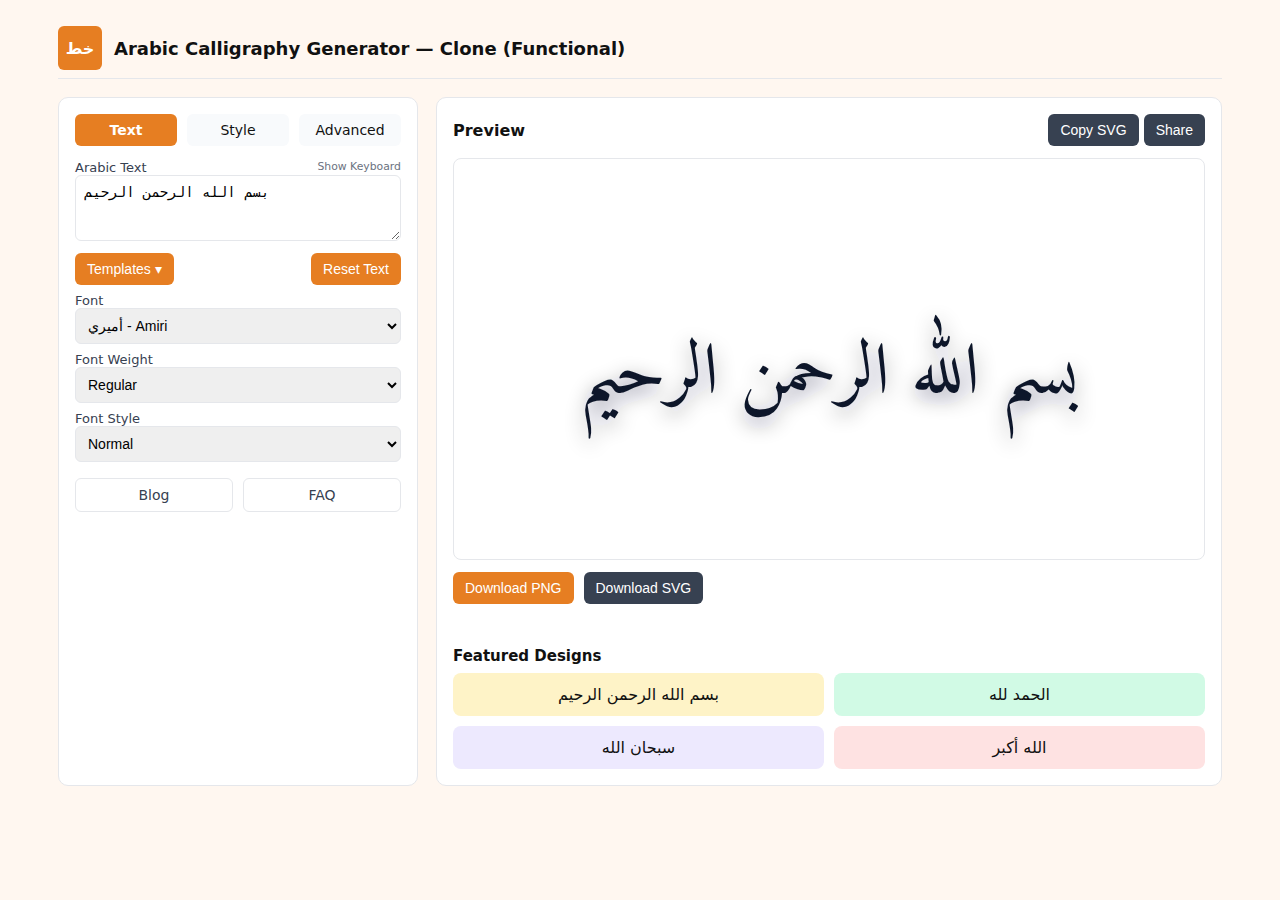
<file: sampe.html>
<!doctype html>
<html lang="en" dir="ltr">

<head>
  <meta charset="utf-8" />
  <meta name="viewport" content="width=device-width,initial-scale=1" />
  <title>Arabic Calligraphy Generator — Clone (Functional)</title>
  <!-- Load Google Fonts (many families) -->
  <link
    href="https://fonts.googleapis.com/css2?display=swap&family=Amiri&family=Aref+Ruqaa&family=Rakkas&family=Lateef&family=Scheherazade+New&family=Katibeh&family=Reem+Kufi&family=Noto+Kufi+Arabic&family=Kufam&family=Noto+Naskh+Arabic&family=Cairo:wght@300;400;700&family=Tajawal&family=Almarai&family=Changa&family=Marhey&family=Harmattan&family=El+Messiri&family=Mada&family=Readex+Pro&family=IBM+Plex+Sans+Arabic&family=Lalezar&family=Jomhuria&family=Vibes&family=Baloo+Bhaijaan+2&family=Markazi+Text&family=Mirza"
    rel="stylesheet">
  <style>
    :root {
      --accent: #e67e22;
      --border: #e5e7eb;
      --bg: #fff
    }

    * {
      box-sizing: border-box
    }

    body {
      margin: 0;
      font-family: Inter, system-ui, -apple-system, Segoe UI, Roboto, Arial;
      background: #fff7f0;
      color: #111
    }

    .wrap {
      max-width: 1200px;
      margin: 0 auto;
      padding: 18px
    }

    header {
      display: flex;
      align-items: center;
      gap: 12px;
      padding: 8px 0;
      border-bottom: 1px solid var(--border)
    }

    header h1 {
      font-size: 18px;
      margin: 0;
      font-weight: 600
    }

    .tool {
      display: grid;
      grid-template-columns: 360px 1fr;
      gap: 18px;
      margin-top: 18px
    }

    .panel {
      background: var(--bg);
      border: 1px solid var(--border);
      border-radius: 10px;
      padding: 16px
    }

    .tabs {
      display: flex;
      gap: 10px;
      margin-bottom: 14px
    }

    .tab {
      flex: 1;
      text-align: center;
      padding: 8px;
      border-radius: 6px;
      cursor: pointer;
      background: #f8fafc;
      font-size: 14px
    }

    .tab.active {
      background: var(--accent);
      color: #fff;
      font-weight: 600
    }

    .tab-content {
      display: none
    }

    .tab-content.active {
      display: block
    }

    label {
      font-size: 13px;
      color: #374151;
      margin-top: 8px;
      display: block
    }

    textarea,
    select,
    input[type=text],
    input[type=number],
    input[type=color] {
      width: 100%;
      padding: 8px;
      border: 1px solid var(--border);
      border-radius: 6px;
      font-size: 14px
    }

    .row {
      display: flex;
      gap: 8px;
      align-items: center;
      margin-top: 6px
    }

    .small {
      width: 84px
    }

    button {
      background: var(--accent);
      color: #fff;
      padding: 8px 12px;
      border: 0;
      border-radius: 6px;
      cursor: pointer;
      font-size: 14px
    }

    button.alt {
      background: #374151
    }

    .preview-area {
      background: var(--bg);
      border: 1px solid var(--border);
      border-radius: 10px;
      padding: 16px;
      display: flex;
      flex-direction: column;
      gap: 12px
    }

    .preview {
      border: 1px solid var(--border);
      border-radius: 8px;
      min-height: 260px;
      display: flex;
      align-items: center;
      justify-content: center;
      background: #fff
    }

    .preview svg {
      max-width: 100%;
      max-height: 100%
    }

    .downloads {
      display: flex;
      gap: 10px
    }

    .featured {
      margin-top: 16px
    }

    .featured h3 {
      font-size: 15px;
      margin-bottom: 8px
    }

    .designs {
      display: grid;
      grid-template-columns: repeat(2, 1fr);
      gap: 10px
    }

    .design {
      padding: 12px;
      border-radius: 8px;
      text-align: center;
      cursor: pointer;
      font-size: 16px
    }

    .quick-links {
      margin-top: 16px;
      display: flex;
      gap: 10px
    }

    .quick-links a {
      flex: 1;
      text-align: center;
      padding: 8px;
      border: 1px solid var(--border);
      border-radius: 6px;
      text-decoration: none;
      color: #374151;
      font-size: 14px
    }

    .templates-popup {
      position: absolute;
      background: #fff;
      border: 1px solid var(--border);
      padding: 10px;
      border-radius: 8px;
      box-shadow: 0 10px 30px rgba(0, 0, 0, 0.08);
      display: none;
      z-index: 50
    }

    .templates-popup button {
      display: block;
      width: 100%;
      text-align: left;
      margin-bottom: 6px;
      background: #f8fafc;
      color: #111;
      padding: 6px;
      border-radius: 6px
    }

    @media (max-width:960px) {
      .tool {
        grid-template-columns: 1fr
      }

      .preview {
        min-height: 200px
      }
    }
  </style>
</head>

<body>
  <div class="wrap">
    <header>
      <div
        style="width:44px;height:44px;border-radius:6px;background:var(--accent);display:flex;align-items:center;justify-content:center;color:#fff;font-weight:700">
        خط</div>
      <h1>Arabic Calligraphy Generator — Clone (Functional)</h1>
    </header>

    <div class="tool">
      <div class="panel" style="position:relative">
        <div class="tabs">
          <div class="tab active" data-tab="text">Text</div>
          <div class="tab" data-tab="style">Style</div>
          <div class="tab" data-tab="advanced">Advanced</div>
        </div>

        <div id="tab-text" class="tab-content active">
          <label>Arabic Text <small style="color:#6b7280;float:right">Show Keyboard</small></label>
          <textarea id="text" rows="3">بسم الله الرحمن الرحيم</textarea>

          <div class="row" style="justify-content:space-between;margin-top:8px">
            <div style="position:relative">
              <button id="templates">Templates ▾</button>
              <div id="templatesPopup" class="templates-popup" style="width:220px">
                <button data-val="بسم الله الرحمن الرحيم">بسم الله الرحمن الرحيم</button>
                <button data-val="الحمد لله">الحمد لله</button>
                <button data-val="سبحان الله">سبحان الله</button>
                <button data-val="الله أكبر">الله أكبر</button>
              </div>
            </div>
            <button id="reset">Reset Text</button>
          </div>

          <label>Font</label>
          <select id="font">
            <option value="Amiri">أميري - Amiri</option>
            <option value="Aref Ruqaa">عارف رقعة - Aref Ruqaa</option>
            <option value="Rakkas">رقّاص - Rakkas</option>
            <option value="Lateef">لطيف - Lateef</option>
            <option value="Scheherazade New">شهرزاد - Scheherazade New</option>
            <option value="Katibeh">كاتبة - Katibeh</option>
            <option value="Reem Kufi">ريم كوفي - Reem Kufi</option>
            <option value="Noto Kufi Arabic">نوتو كوفي - Noto Kufi Arabic</option>
            <option value="Kufam">كوفام - Kufam</option>
            <option value="Noto Naskh Arabic">نوتو نسخ - Noto Naskh Arabic</option>
            <option value="Cairo">القاهرة - Cairo</option>
            <option value="Tajawal">تجوال - Tajawal</option>
            <option value="Almarai">المرعي - Almarai</option>
            <option value="Changa">شنقا - Changa</option>
            <option value="Marhey">مرحي - Marhey</option>
            <option value="Harmattan">هرمتان - Harmattan</option>
            <option value="El Messiri">المسيري - El Messiri</option>
            <option value="Mada">مدى - Mada</option>
            <option value="Readex Pro">ريدكس برو - Readex Pro</option>
            <option value="IBM Plex Sans Arabic">IBM عربي - IBM Plex Sans Arabic</option>
            <option value="Lalezar">لالزار - Lalezar</option>
            <option value="Jomhuria">جمهورية - Jomhuria</option>
            <option value="Vibes">فايبس - Vibes</option>
            <option value="Blaka">بلاكا - Blaka</option>
            <option value="Baloo Bhaijaan 2">بالو بهايجان - Baloo Bhaijaan 2</option>
            <option value="Markazi Text">مركزي - Markazi Text</option>
            <option value="Mirza">ميرزا - Mirza</option>
          </select>

          <label>Font Weight</label>
          <select id="weight">
            <option value="400">Regular</option>
            <option value="700">Bold</option>
            <option value="300">Light</option>
          </select>

          <label>Font Style</label>
          <select id="fstyle">
            <option value="normal">Normal</option>
            <option value="italic">Italic</option>
          </select>
        </div>

        <div id="tab-style" class="tab-content">
          <label>Font Size</label>
          <input id="size" type="number" value="72" min="16" max="400" />

          <label>Text Color</label>
          <input id="color" type="color" value="#0f172a" />

          <label style="margin-top:10px">Gradient</label>
          <div class="row">
            <input id="useGradient" type="checkbox" /> <label for="useGradient"
              style="margin-left:6px;color:#6b7280">Enable</label>
          </div>
          <div class="row" style="margin-top:6px">
            <input id="grad1" type="color" value="#0ea5e9" />
            <input id="grad2" type="color" value="#7c3aed" />
          </div>

          <label style="margin-top:10px">Stroke</label>
          <div class="row">
            <input id="strokeWidth" class="small" type="number" value="0" />
            <input id="strokeColor" type="color" value="#000000" />
          </div>

          <label style="margin-top:10px">Shadow</label>
          <div class="row">
            <input id="shadowX" class="small" type="number" value="0" />
            <input id="shadowY" class="small" type="number" value="6" />
            <input id="shadowBlur" class="small" type="number" value="10" />
          </div>
        </div>

        <div id="tab-advanced" class="tab-content">
          <label>Alignment</label>
          <select id="align">
            <option value="center">Center</option>
            <option value="right">Right</option>
            <option value="left">Left</option>
          </select>

          <label style="margin-top:8px">Background</label>
          <div class="row">
            <select id="bgType">
              <option value="transparent">Transparent</option>
              <option value="solid">Solid</option>
            </select>
            <input id="bgColor" type="color" value="#ffffff" />
          </div>

          <label style="margin-top:8px">Output Resolution</label>
          <select id="format">
            <option value="400">400px</option>
            <option value="1600">1600px</option>
            <option value="2400">2400px</option>
          </select>

          <div style="margin-top:12px;color:#6b7280;font-size:13px">Tip: Use higher resolution for print-quality PNGs.
          </div>
        </div>

        <div class="quick-links">
          <a href="#">Blog</a>
          <a href="#">FAQ</a>
        </div>
      </div>

      <div class="preview-area panel">
        <div style="display:flex;justify-content:space-between;align-items:center">
          <strong>Preview</strong>
          <div>
            <button id="copySvg" class="alt">Copy SVG</button>
            <button id="share" class="alt">Share</button>
          </div>
        </div>

        <div class="preview" id="preview"></div>

        <div class="downloads">
          <button id="downloadPng">Download PNG</button>
          <button id="downloadSvg" class="alt">Download SVG</button>
        </div>

        <div class="featured">
          <h3>Featured Designs</h3>
          <div class="designs">
            <div class="design" style="background:#fef3c7" data-t="بسم الله الرحمن الرحيم">بسم الله الرحمن الرحيم</div>
            <div class="design" style="background:#d1fae5" data-t="الحمد لله">الحمد لله</div>
            <div class="design" style="background:#ede9fe" data-t="سبحان الله">سبحان الله</div>
            <div class="design" style="background:#fee2e2" data-t="الله أكبر">الله أكبر</div>
          </div>
        </div>
      </div>
    </div>
  </div>
  <script>
    // --- Tab switching ---
    const tabs = document.querySelectorAll('.tab');
    const contents = document.querySelectorAll('.tab-content');
    tabs.forEach(t => t.addEventListener('click', () => {
      tabs.forEach(x => x.classList.remove('active'));
      contents.forEach(c => c.classList.remove('active'));
      t.classList.add('active');
      document.getElementById('tab-' + t.dataset.tab).classList.add('active');
    }));

    // --- Templates popup ---
    const tplBtn = document.getElementById('templates');
    const tplPopup = document.getElementById('templatesPopup');
    if (tplBtn) { tplBtn.addEventListener('click', (e) => { e.stopPropagation(); tplPopup.style.display = tplPopup.style.display === 'block' ? 'none' : 'block'; }); }
    if (tplPopup) { tplPopup.querySelectorAll('button').forEach(b => b.addEventListener('click', () => { document.getElementById('text').value = b.dataset.val; tplPopup.style.display = 'none'; renderPreview(); })); }
    document.addEventListener('click', (e) => { if (tplPopup && !tplBtn.contains(e.target) && !tplPopup.contains(e.target)) tplPopup.style.display = 'none'; });

    // --- Featured designs click ---
    document.querySelectorAll('.design').forEach(d => d.addEventListener('click', () => { document.getElementById('text').value = d.dataset.t; renderPreview(); }));

    // --- Reset text ---
    const resetBtn = document.getElementById('reset'); if (resetBtn) resetBtn.addEventListener('click', () => { document.getElementById('text').value = 'بسم الله الرحمن الرحيم'; renderPreview(); });

    // --- Font mapping ---
    const FONT_MAP = {
      'Amiri': 'Amiri',
      'Aref Ruqaa': 'Aref Ruqaa',
      'Rakkas': 'Rakkas',
      'Lateef': 'Lateef',
      'Scheherazade New': 'Scheherazade New',
      'Katibeh': 'Katibeh',
      'Reem Kufi': 'Reem Kufi',
      'Noto Kufi Arabic': 'Noto Kufi Arabic',
      'Kufam': 'Kufam',
      'Noto Naskh Arabic': 'Noto Naskh Arabic',
      'Cairo': 'Cairo',
      'Tajawal': 'Tajawal',
      'Almarai': 'Almarai',
      'Changa': 'Changa',
      'Marhey': 'Marhey',
      'Harmattan': 'Harmattan',
      'El Messiri': 'El Messiri',
      'Mada': 'Mada',
      'Readex Pro': 'Readex Pro',
      'IBM Plex Sans Arabic': 'IBM Plex Sans Arabic',
      'Lalezar': 'Lalezar',
      'Jomhuria': 'Jomhuria',
      'Vibes': 'Vibes',
      'Blaka': 'Blaka',
      'Baloo Bhaijaan 2': 'Baloo Bhaijaan 2',
      'Markazi Text': 'Markazi Text',
      'Mirza': 'Mirza'
    };

    function escapeXml(s) { return String(s).replace(/[&<>\"']/g, c => ({ '&': '&amp;', '<': '&lt;', '>': '&gt;', '\"': '&quot;', "'": "&apos;" })[c]); }

    function getOpts() {
      return {
        text: document.getElementById('text').value || '',
        font: document.getElementById('font').value,
        weight: document.getElementById('weight').value,
        fstyle: document.getElementById('fstyle').value,
        size: parseInt(document.getElementById('size').value, 10) || 72,
        color: document.getElementById('color').value || '#000000',
        useGradient: document.getElementById('useGradient').checked,
        grad1: document.getElementById('grad1').value || '#000000',
        grad2: document.getElementById('grad2').value || '#ffffff',
        strokeWidth: parseFloat(document.getElementById('strokeWidth').value) || 0,
        strokeColor: document.getElementById('strokeColor').value || '#000000',
        shadowX: parseFloat(document.getElementById('shadowX').value) || 0,
        shadowY: parseFloat(document.getElementById('shadowY').value) || 0,
        shadowBlur: parseFloat(document.getElementById('shadowBlur').value) || 0,
        align: document.getElementById('align').value || 'center',
        bgType: document.getElementById('bgType').value || 'transparent',
        bgColor: document.getElementById('bgColor').value || '#ffffff',
        format: parseInt(document.getElementById('format').value, 10) || 800
      };
    }

    function buildSVG(opts) {
      const w = Math.round(opts.format * 1.6);
      const h = Math.round(opts.format);
      const fontFamily = FONT_MAP[opts.font] || opts.font;
      const fontSize = opts.size;
      const anchor = opts.align === 'right' ? 'end' : (opts.align === 'left' ? 'start' : 'middle');
      const x = opts.align === 'right' ? (w - 60) : (opts.align === 'left' ? 60 : Math.round(w / 2));
      const lines = opts.text.split('\n').filter(Boolean);
      const lineHeight = Math.round(fontSize * 1.05);
      const totalH = lines.length * lineHeight;
      const startY = Math.round((h - totalH) / 2) + fontSize;

      const gradId = 'g0';
      const useGrad = opts.useGradient;
      const fill = useGrad ? `url(#${gradId})` : opts.color;
      const stroke = opts.strokeWidth > 0 ? `stroke="${opts.strokeColor}" stroke-width="${opts.strokeWidth}" stroke-linecap="round" stroke-linejoin="round"` : '';

      const hasShadow = (opts.shadowBlur > 0 || opts.shadowX !== 0 || opts.shadowY !== 0);

      const tspans = lines.map((ln, i) => `<tspan x="${x}" dy="${i === 0 ? 0 : lineHeight}" font-family="${fontFamily}" font-size="${fontSize}" text-anchor="${anchor}">${escapeXml(ln)}</tspan>`).join('');

      // include a fallback style to match loaded fonts (note: embedding fonts inside SVG is complex; this uses the page fonts)
      const svg = `<?xml version="1.0" encoding="utf-8"?>\n` +
        `<svg xmlns='http://www.w3.org/2000/svg' width='${w}' height='${h}' viewBox='0 0 ${w} ${h}' preserveAspectRatio='xMidYMid meet'>\n` +
        `<defs>\n` +
        `${useGrad ? `<linearGradient id='${gradId}' x1='0' y1='0' x2='1' y2='0'><stop offset='0%' stop-color='${opts.grad1}'/><stop offset='100%' stop-color='${opts.grad2}'/></linearGradient>` : ''}\n` +
        `${hasShadow ? `<filter id='f1' x='-50%' y='-50%' width='200%' height='200%'><feDropShadow dx='${opts.shadowX}' dy='${opts.shadowY}' stdDeviation='${opts.shadowBlur}' flood-color='${opts.color}' flood-opacity='0.45'/></filter>` : ''}\n` +
        `</defs>\n` +
        `${opts.bgType === 'transparent' ? '' : `<rect width='100%' height='100%' fill='${opts.bgColor}'/>`}\n` +
        `<g ${hasShadow ? `filter='url(#f1)'` : ''}>\n` +
        `<text direction='rtl' xml:space='preserve' x='${x}' y='${startY}' fill='${fill}' ${stroke} font-family='${fontFamily}' font-weight='${opts.weight}' font-style='${opts.fstyle}' dominant-baseline='alphabetic' text-anchor='${anchor}'>${tspans}</text>\n` +
        `</g>\n` +
        `</svg>`;
      return svg;
    }

    function renderPreview() {
      try {
        const opts = getOpts();
        const svg = buildSVG(opts);
        const preview = document.getElementById('preview');
        preview.innerHTML = svg;
      } catch (e) { console.error('Preview error', e); }
    }

    // wire inputs
    const inputIds = ['text', 'font', 'weight', 'fstyle', 'size', 'color', 'useGradient', 'grad1', 'grad2', 'strokeWidth', 'strokeColor', 'shadowX', 'shadowY', 'shadowBlur', 'align', 'bgType', 'bgColor', 'format'];
    inputIds.forEach(id => { const el = document.getElementById(id); if (el) { el.addEventListener('input', renderPreview); el.addEventListener('change', renderPreview); } });

    // Download SVG
    function downloadSVG() { try { const opts = getOpts(); const svg = buildSVG(opts); const blob = new Blob([svg], { type: 'image/svg+xml' }); const url = URL.createObjectURL(blob); const a = document.createElement('a'); a.href = url; a.download = 'arabic-calligraphy.svg'; document.body.appendChild(a); a.click(); a.remove(); URL.revokeObjectURL(url); } catch (e) { alert('SVG download failed: ' + e.message); } }
    document.getElementById('downloadSvg').addEventListener('click', downloadSVG);

    // Copy SVG to clipboard
    document.getElementById('copySvg').addEventListener('click', async () => { try { const svg = buildSVG(getOpts()); await navigator.clipboard.writeText(svg); alert('SVG copied to clipboard'); } catch (e) { alert('Copy failed: ' + e.message); } });

    // Download PNG - render SVG on canvas
    function downloadPNG() {
      try {
        const opts = getOpts(); const svg = buildSVG(opts); const blob = new Blob([svg], { type: 'image/svg+xml;charset=utf-8' }); const url = URL.createObjectURL(blob); const img = new Image(); img.crossOrigin = 'anonymous'; img.onload = () => { try { const canvas = document.createElement('canvas'); canvas.width = Math.round(opts.format * 1.6); canvas.height = Math.round(opts.format); const ctx = canvas.getContext('2d'); if (opts.bgType !== 'transparent') { ctx.fillStyle = opts.bgColor; ctx.fillRect(0, 0, canvas.width, canvas.height); } ctx.drawImage(img, 0, 0, canvas.width, canvas.height); canvas.toBlob(b => { const u = URL.createObjectURL(b); const a = document.createElement('a'); a.href = u; a.download = 'arabic-calligraphy.png'; document.body.appendChild(a); a.click(); a.remove(); URL.revokeObjectURL(u); }, 'image/png'); } catch (e) { alert('PNG export failed: ' + e.message); } URL.revokeObjectURL(url); };
        img.onerror = (e) => { alert('Failed to render PNG. Try Download SVG instead.'); URL.revokeObjectURL(url); };
        img.src = url;
      } catch (e) { alert('PNG download failed: ' + e.message); }
    }

    document.getElementById('downloadPng').addEventListener('click', downloadPNG);

    // initial render
    renderPreview();
  </script>
</body>

</html>
</file>
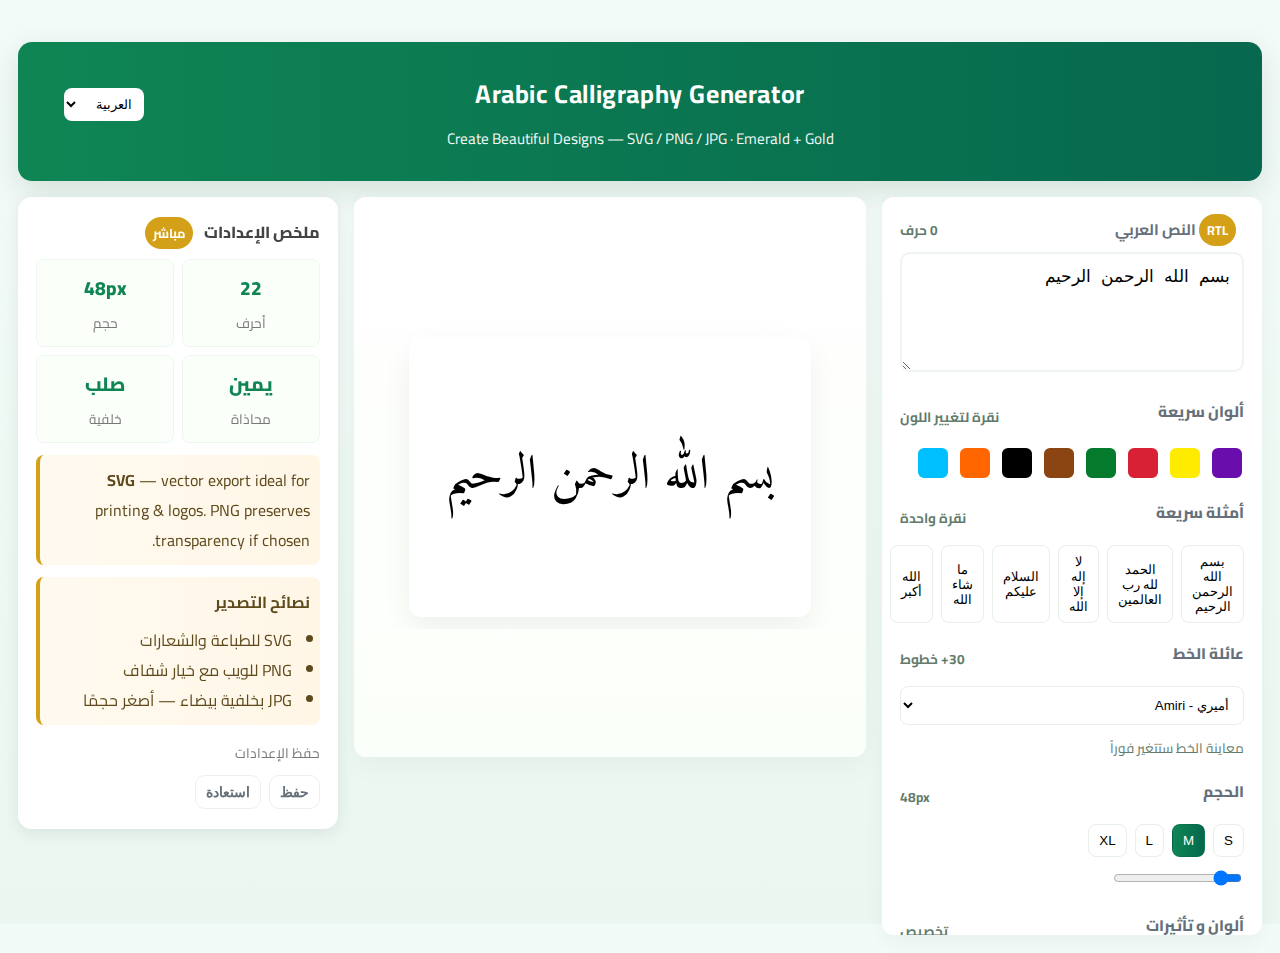
<file: test.html>
<!doctype html>
<html lang="ar" dir="rtl">

<head>
    <meta charset="utf-8" />
    <meta name="viewport" content="width=device-width,initial-scale=1" />
    <title>Arabic Calligraphy Generator — Create Beautiful Designs</title>

    <!-- Google Fonts (lightweight selection, add more if needed) -->
    <link rel="preconnect" href="https://fonts.gstatic.com" crossorigin>
    <link
        href="https://fonts.googleapis.com/css2?family=Amiri:wght@400;700&family=Cairo:wght@300;400;700&family=Noto+Kufi+Arabic:wght@400;700&family=Scheherazade+New:wght@400;700&display=swap"
        rel="stylesheet">

    <style>
        :root {
            --bg: #eaf6ef;
            --card: #ffffff;
            --emerald: #0f8554;
            --gold: #d4a017;
            --muted: #66707a;
            --radius: 14px;
            --glass: rgba(255, 255, 255, 0.6);
        }

        * {
            box-sizing: border-box
        }

        html,
        body {
            height: 100%;
            margin: 0;
            font-family: Cairo, system-ui, -apple-system, "Segoe UI", Roboto, "Noto Kufi Arabic", sans-serif;
            background: linear-gradient(180deg, #f3fbf8 0, #eaf6ef 100%);
            color: #0b1220;
            direction: rtl
        }

        .container {
            max-width: 1400px;
            margin: 24px auto;
            padding: 18px;
            display: grid;
            grid-template-columns: 380px 1fr 320px;
            gap: 16px;
            align-items: start
        }

        .header {
            grid-column: 1/4;
            background: linear-gradient(90deg, var(--emerald), #06684e);
            color: #fff;
            padding: 28px;
            border-radius: var(--radius);
            box-shadow: 0 10px 30px rgba(8, 45, 27, 0.12);
            text-align: center
        }

        .header h1 {
            margin: 0;
            font-size: 1.6rem;
            letter-spacing: .6px
        }

        .header p {
            margin: 6px 0 0;
            font-size: 0.95rem;
            opacity: .95
        }

        .controls,
        .sidebar {
            background: var(--card);
            padding: 18px;
            border-radius: 12px;
            box-shadow: 0 8px 20px rgba(8, 20, 30, 0.04);
            max-height: 82vh;
            overflow: auto
        }



        /* ===== Enhanced Sidebar Styling (like screenshot) ===== */
        .sidebar {
            background: #ffffff;
            border-radius: 14px;
            box-shadow: 0 4px 16px rgba(0, 0, 0, 0.08);
            padding: 20px 18px;
            font-family: 'Cairo', sans-serif;
        }

        /* Section titles */
        .sidebar .section-title {
            font-weight: 800;
            font-size: 1rem;
            color: #444;
            margin-bottom: 12px;
            display: block;
        }

        /* Fast color swatches */
        .fast-colors {
            display: flex;
            gap: 8px;
            margin: 10px 0 18px;
        }

        .fast-colors .color {
            width: 34px;
            height: 34px;
            border-radius: 8px;
            cursor: pointer;
            transition: transform .2s ease, box-shadow .2s ease;
            border: 2px solid #fff;
        }

        .fast-colors .color:hover {
            transform: scale(1.1);
            box-shadow: 0 0 6px rgba(0, 0, 0, 0.25);
        }

        /* Alignment buttons */
        .align-buttons {
            display: flex;
            gap: 8px;
            margin-top: 8px;
        }

        .align-buttons button {
            flex: 1;
            padding: 10px 6px;
            border-radius: 10px;
            border: 1.5px solid #d8d8d8;
            background: #fff;
            font-weight: 700;
            cursor: pointer;
            transition: all .2s ease;
        }

        .align-buttons button:hover {
            background: #f3f3f3;
        }

        .align-buttons button.active {
            background: #7d7dfb;
            color: #fff;
            border-color: #7d7dfb;
            box-shadow: 0 3px 6px rgba(0, 0, 0, 0.1);
        }

        /* Download buttons */
        .download-btn {
            display: block;
            width: 100%;
            text-align: center;
            border: none;
            border-radius: 10px;
            padding: 12px;
            font-size: 1rem;
            font-weight: 700;
            cursor: pointer;
            color: #fff;
            margin-top: 10px;
            transition: transform .15s ease, box-shadow .15s ease;
        }

        .download-btn:hover {
            transform: translateY(-2px);
            box-shadow: 0 5px 10px rgba(0, 0, 0, 0.15);
        }

        .download-btn.blue {
            background: linear-gradient(90deg, #5555ff, #7d7dfb);
        }

        .download-btn.green {
            background: linear-gradient(90deg, #1a9c46, #2ecc71);
        }

        /* Small info text under alignment controls */
        .sidebar .small-muted {
            color: #777;
            font-size: 0.85rem;
            margin-top: 4px;
        }

        /* Divider for neat spacing */
        .sidebar hr {
            border: none;
            height: 1px;
            background: #eee;
            margin: 16px 0;
        }

        /* Optional: RTL label badges match tone */
        .label-badge {
            background: #7d7dfb;
            font-weight: 600;
        }


        .preview-area {
            background: linear-gradient(180deg, #fff 0, #fbfff9 100%);
            display: flex;
            align-items: center;
            justify-content: center;
            padding: 30px;
            border-radius: 12px;
            min-height: 560px;
            box-shadow: 0 8px 30px rgba(10, 20, 18, 0.04)
        }

        #preview-wrapper {
            width: 100%;
            max-width: 920px;
            display: flex;
            justify-content: center
        }

        #preview {
            min-height: 280px;
            padding: 36px;
            border-radius: 12px;
            max-width: 100%;
            box-shadow: 0 12px 30px rgba(6, 12, 8, 0.06);
            display: flex;
            align-items: center;
            justify-content: center;
            text-align: right;
            word-break: break-word;
            background: transparent
        }

        .control-group {
            margin-bottom: 16px
        }

        .label {
            display: flex;
            justify-content: space-between;
            align-items: center;
            margin-bottom: 8px;
            font-weight: 700;
            color: var(--muted);
            font-size: 0.95rem
        }

        textarea {
            width: 100%;
            min-height: 120px;
            padding: 12px;
            border: 2px solid #eef4ef;
            border-radius: 10px;
            font-size: 1.05rem;
            direction: rtl;
            resize: vertical
        }

        select,
        input[type=color],
        .form-input {
            width: 100%;
            padding: 10px;
            border-radius: 8px;
            border: 1px solid #e6efea;
            background: #fff
        }

        .row {
            display: flex;
            gap: 8px
        }

        .row .col {
            flex: 1
        }

        .size-btn {
            padding: 8px 10px;
            border-radius: 8px;
            background: #fff;
            border: 1px solid #e7efe9;
            cursor: pointer
        }

        .size-btn.active {
            background: linear-gradient(90deg, var(--emerald), #06684e);
            color: #fff;
            border-color: rgba(0, 0, 0, 0.06)
        }

        .btn {
            display: inline-block;
            padding: 10px 14px;
            border-radius: 10px;
            border: none;
            cursor: pointer;
            font-weight: 700
        }

        .primary {
            background: linear-gradient(90deg, var(--emerald), #06684e);
            color: #fff;
            box-shadow: 0 10px 20px rgba(6, 100, 70, 0.12)
        }

        .ghost {
            background: #fff;
            border: 1px solid #eee;
            color: var(--muted)
        }

        .small {
            font-size: 0.9rem;
            padding: 8px 10px
        }

        .label-badge {
            background: var(--gold);
            color: #fff;
            padding: 4px 8px;
            border-radius: 999px;
            font-weight: 700;
            margin-inline-start: 8px;
            font-size: 0.8rem
        }

        .preview-toolbar {
            display: flex;
            gap: 8px;
            flex-wrap: wrap;
            justify-content: center;
            margin-top: 12px
        }

        .stat-grid {
            display: grid;
            grid-template-columns: 1fr 1fr;
            gap: 8px;
            margin-bottom: 12px
        }

        .stat {
            background: #fbfff9;
            padding: 10px;
            border-radius: 8px;
            border: 1px solid #eef7ef;
            text-align: center
        }

        .stat .v {
            font-weight: 800;
            color: var(--emerald);
            font-size: 1.2rem
        }

        .info {
            background: linear-gradient(90deg, #fffaf0, #fff6e6);
            border-left: 4px solid var(--gold);
            padding: 10px;
            border-radius: 8px;
            margin-bottom: 12px;
            color: #5e4a1c
        }

        .controls .section-title {
            font-weight: 800;
            margin-bottom: 10px;
            color: var(--muted)
        }

        .quick-colors {
            display: grid;
            grid-template-columns: repeat(6, 1fr);
            gap: 8px;
            margin-top: 8px
        }

        .quick-color {
            height: 36px;
            border-radius: 8px;
            cursor: pointer;
            border: 2px solid transparent
        }

        .align-buttons {
            display: grid;
            grid-template-columns: repeat(3, 1fr);
            gap: 8px
        }

        .align-btn {
            padding: 8px;
            border-radius: 8px;
            border: 1px solid #eee;
            background: #fff;
            cursor: pointer
        }

        .align-btn.active {
            background: var(--emerald);
            color: #fff;
            border-color: rgba(0, 0, 0, 0.05)
        }

        .toggle {
            display: inline-flex;
            align-items: center;
            gap: 8px
        }

        .footer-note {
            font-size: 0.85rem;
            color: #556666;
            margin-top: 10px;
            text-align: center
        }

        .lang-switch {
            position: absolute;
            top: 18px;
            left: 18px
        }

        .file-input {
            display: flex;
            gap: 8px;
            align-items: center
        }

        .preview-frame {
            background: transparent;
            padding: 12px;
            border-radius: 12px;
            min-width: 280px;
            max-width: 960px;
            overflow: hidden
        }

        .controls::-webkit-scrollbar,
        .sidebar::-webkit-scrollbar {
            width: 10px
        }

        .controls::-webkit-scrollbar-thumb {
            background: #e6efe9;
            border-radius: 8px
        }

        @media (max-width:1100px) {
            .container {
                grid-template-columns: 1fr;
                padding: 12px
            }

            .header {
                grid-column: auto
            }

            .preview-area {
                order: 3
            }
        }

        /* Emerald + Gold decorative */
        .brand-accent {
            background: linear-gradient(90deg, var(--emerald), #06684e);
            color: #fff;
            padding: 6px 10px;
            border-radius: 8px;
            display: inline-block
        }

        kbd {
            background: #f3f6f3;
            border: 1px solid #e6efe9;
            padding: 4px 6px;
            border-radius: 6px;
            font-weight: 700
        }

        .small-muted {
            font-size: 0.85rem;
            color: #627b6b
        }
    </style>
</head>

<body>
    <div class="container" role="application">
        <div class="header">
            <div style="position:relative">
                <div class="lang-switch">
                    <select id="uiLang" aria-label="Language switch" style="padding:8px;border-radius:8px;border:none">
                        <option value="ar" selected>العربية</option>
                        <option value="en">English</option>
                    </select>
                </div>
                <h1 id="title">Arabic Calligraphy Generator</h1>
                <p id="subtitle">Create Beautiful Designs — SVG / PNG / JPG · Emerald + Gold</p>
            </div>
        </div>

     <!-- LEFT: Controls -->
<div class="controls" aria-label="Text Controls">
    <!-- Arabic Text Input -->
    <div class="control-group">
        <label class="label">
            <span><span class="label-badge">RTL</span> النص العربي</span>
            <span class="small-muted" id="charCounter">0 حرف</span>
        </label>
        <textarea id="textInput" placeholder="اكتب النص العربي هنا...">بسم الله الرحمن الرحيم</textarea>
    </div>

    <!-- Fast Colors -->
    <div class="control-group">
        <div class="label">
            <span class="section-title">ألوان سريعة</span>
            <span class="small-muted">نقرة لتغيير اللون</span>
        </div>
        <div class="fast-colors">
            <div class="color" style="background:#6a0dad" title="Purple"></div>
            <div class="color" style="background:#ffeb00" title="Yellow"></div>
            <div class="color" style="background:#d82134" title="Red"></div>
            <div class="color" style="background:#047a2d" title="Green"></div>
            <div class="color" style="background:#8b4513" title="Brown"></div>
            <div class="color" style="background:#000000" title="Black"></div>
            <div class="color" style="background:#ff6600" title="Orange"></div>
            <div class="color" style="background:#00bfff" title="Sky Blue"></div>
        </div>
    </div>

    <!-- Quick Examples -->
    <div class="control-group">
        <div class="label">
            <span class="section-title">أمثلة سريعة</span>
            <span class="small-muted">نقرة واحدة</span>
        </div>
        <div class="row" id="examples"></div>
    </div>

    <!-- Font Family -->
    <div class="control-group">
        <div class="label">
            <span class="section-title">عائلة الخط</span>
            <span class="small-muted">30+ خطوط</span>
        </div>
        <select id="fontSelect" aria-label="Font family">
            <optgroup label="خطوط تقليدية">
                <option value="Amiri">أميري - Amiri</option>
                <option value="Aref Ruqaa">عارف رقعة - Aref Ruqaa</option>
                <option value="Rakkas">رقّاص - Rakkas</option>
                <option value="Lateef">لطيف - Lateef</option>
                <option value="Scheherazade New">شهرزاد - Scheherazade</option>
                <option value="Katibeh">كاتبة - Katibeh</option>
            </optgroup>
            <optgroup label="خطوط كوفية">
                <option value="Reem Kufi">ريم كوفي - Reem Kufi</option>
                <option value="Noto Kufi Arabic">نوتو كوفي - Noto Kufi</option>
                <option value="Kufam">كوفام - Kufam</option>
            </optgroup>
            <optgroup label="خطوط نسخ">
                <option value="Noto Naskh Arabic">نوتو نسخ - Noto Naskh</option>
            </optgroup>
            <optgroup label="خطوط حديثة">
                <option value="Cairo">القاهرة - Cairo</option>
                <option value="Tajawal">تجوال - Tajawal</option>
                <option value="Almarai">المرعي - Almarai</option>
                <option value="Changa">شنقا - Changa</option>
                <option value="Marhey">مرحي - Marhey</option>
                <option value="Harmattan">هرمتان - Harmattan</option>
                <option value="El Messiri">المسيري - El Messiri</option>
                <option value="Mada">مدى - Mada</option>
                <option value="Readex Pro">ريدكس برو - Readex Pro</option>
                <option value="IBM Plex Sans Arabic">IBM عربي - IBM Plex</option>
            </optgroup>
            <optgroup label="خطوط زخرفية">
                <option value="Lalezar">لالزار - Lalezar</option>
                <option value="Jomhuria">جمهورية - Jomhuria</option>
                <option value="Vibes">فايبس - Vibes</option>
                <option value="Blaka">بلاكا - Blaka</option>
                <option value="Baloo Bhaijaan 2">بالو بهايجان - Baloo</option>
            </optgroup>
            <optgroup label="مزيد من الخطوط">
                <option value="Markazi Text">مركزي - Markazi Text</option>
                <option value="Mirza">ميرزا - Mirza</option>
                <option value="Reem Kufi">ريم كوفي - Reem Kufi</option>
            </optgroup>
        </select>
        <div class="font-preview small-muted" style="margin-top:10px">معاينة الخط ستتغير فوراً</div>
    </div>

    <!-- Font Size -->
    <div class="control-group">
        <div class="label">
            <span class="section-title">الحجم</span>
            <span id="fontSizeLabel" class="small-muted">48px</span>
        </div>
        <div class="size-btns row" style="margin-bottom:8px;gap:8px">
            <button class="size-btn" data-size="28">S</button>
            <button class="size-btn active" data-size="48">M</button>
            <button class="size-btn" data-size="72">L</button>
            <button class="size-btn" data-size="110">XL</button>
        </div>
        <input id="fontSize" type="range" min="20" max="260" value="48" class="slider">
    </div>

    <!-- Colors & Effects -->
    <div class="control-group">
        <div class="label">
            <span class="section-title">ألوان و تأثيرات</span>
            <span class="small-muted">تخصيص</span>
        </div>
        <div class="grid" style="gap:8px">
            <div class="flex" style="gap:8px">
                <div style="flex:1">
                    <label class="small-muted">لون النص</label>
                    <input id="textColor" type="color" value="#000000" class="form-input">
                </div>
                <div style="width:90px">
                    <label class="small-muted">خط التدرج</label>
                    <select id="fillMode" class="form-input">
                        <option value="solid">صلب</option>
                        <option value="linear">تدرج خطي</option>
                        <option value="radial">تدرج دائري</option>
                    </select>
                </div>
            </div>

            <div class="flex" style="gap:8px">
                <div style="flex:1">
                    <label class="small-muted">لون الحد (Stroke)</label>
                    <input id="strokeColor" type="color" value="#000000" class="form-input">
                </div>
                <div style="width:120px">
                    <label class="small-muted">عرض الحد</label>
                    <input id="strokeWidth" type="range" min="0" max="30" value="0" class="slider">
                </div>
            </div>

            <div class="flex" style="gap:8px">
                <div style="flex:1">
                    <label class="small-muted">ظل النص (Shadow)</label>
                    <input id="shadowColor" type="color" value="#000000" class="form-input">
                </div>
                <div style="width:70px">
                    <label class="small-muted">Blur</label>
                    <input id="shadowBlur" type="range" min="0" max="60" value="0" class="slider">
                </div>
            </div>

            <div class="flex" style="gap:8px;align-items:center">
                <div style="flex:1">
                    <label class="small-muted">تباعد الأحرف</label>
                    <input id="letterSpacing" type="range" min="-5" max="30" value="0" class="slider">
                </div>
                <div style="width:120px">
                    <label class="small-muted">Line-height</label>
                    <input id="lineHeight" type="range" min="0.8" max="3" step="0.1" value="1.2" class="slider">
                </div>
            </div>

            <div class="flex" style="gap:8px">
                <div style="flex:1">
                    <label class="small-muted">خلفية</label>
                    <input id="bgColor" type="color" value="#ffffff" class="form-input">
                </div>
                <div style="width:120px">
                    <label class="small-muted">شفافة</label>
                    <input id="bgTransparent" type="checkbox">
                </div>
            </div>

            <div class="flex" style="gap:8px;align-items:center">
                <div style="flex:1">
                    <label class="small-muted">خلفية: تدرج</label>
                    <select id="bgGradient" class="form-input">
                        <option value="none">بدون</option>
                        <option value="emerald-gold">Emerald → Gold</option>
                        <option value="black-gold">Black → Gold</option>
                        <option value="teal-coral">Teal → Coral</option>
                    </select>
                </div>
                <div style="width:120px">
                    <label class="small-muted">رفع صورة</label>
                    <input id="bgImage" type="file" accept="image/*" class="form-input">
                </div>
            </div>
        </div>
    </div>

    <!-- Text Style -->
    <div class="control-group">
        <div class="label"><span class="section-title">نمط النص</span></div>
        <div style="display:flex;gap:8px">
            <button id="boldBtn" class="btn ghost small">B</button>
            <button id="italicBtn" class="btn ghost small">I</button>
            <button id="underlineBtn" class="btn ghost small">U</button>
        </div>
    </div>

    <!-- Alignment -->
    <div class="control-group">
        <div class="label"><span class="section-title">محاذاة</span></div>
        <div class="align-buttons">
            <button class="align-btn active" data-align="right">يمين</button>
            <button class="align-btn" data-align="center">وسط</button>
            <button class="align-btn" data-align="left">يسار</button>
        </div>
    </div>

    <!-- Export -->
    <div class="control-group">
        <div class="label">
            <span class="section-title">تصدير</span>
            <span class="small-muted">SVG · PNG · JPG</span>
        </div>
        <div style="display:flex;gap:8px;flex-wrap:wrap">
            <button id="exportSvg" class="btn primary small">تنزيل SVG</button>
            <button id="exportPng" class="btn primary small">تنزيل PNG</button>
            <button id="exportJpg" class="btn ghost small">تنزيل JPG</button>
            <button id="copySvg" class="btn ghost small">نسخ SVG</button>
        </div>
        <div class="preview-toolbar" style="margin-top:10px">
            <div class="small-muted">Theme</div>
            <button data-theme="emerald" class="btn ghost small">Emerald+Gold</button>
            <button data-theme="blackgold" class="btn ghost small">Black+Gold</button>
            <button data-theme="tealcoral" class="btn ghost small">Teal+Coral</button>
        </div>
    </div>

    <!-- Footer Note -->
    <div class="footer-note">Tip: اضغط <kbd>Ctrl</kbd> + <kbd>Enter</kbd> لتنزيل PNG سريعًا</div>
</div>


        <!-- CENTER: Preview -->
        <div class="preview-area" aria-live="polite">
            <div id="preview-wrapper" class="preview-frame">
                <div id="preview" role="img" aria-label="معاينة الخط">بسم الله الرحمن الرحيم</div>
            </div>
        </div>

        <!-- RIGHT: Sidebar -->
        <div class="sidebar">
            <div class="section-title">ملخص الإعدادات <span class="label-badge">مباشر</span></div>
            <div class="stat-grid">
                <div class="stat">
                    <div class="v" id="statChars">0</div>
                    <div class="small-muted">أحرف</div>
                </div>
                <div class="stat">
                    <div class="v" id="statSize">48px</div>
                    <div class="small-muted">حجم</div>
                </div>
                <div class="stat">
                    <div class="v" id="statAlign">يمين</div>
                    <div class="small-muted">محاذاة</div>
                </div>
                <div class="stat">
                    <div class="v" id="statBg">صلب</div>
                    <div class="small-muted">خلفية</div>
                </div>
            </div>

            <div class="info"><strong>SVG</strong> — vector export ideal for printing & logos. PNG preserves
                transparency if chosen.</div>

            <div class="info"
                style="background:linear-gradient(90deg,#fffaf0,#fff6e6);border-left:4px solid var(--gold)">
                <strong>نصائح التصدير</strong>
                <ul style="margin:8px 0 0 0;padding-inline-start:18px;color:#5e4a1c">
                    <li>SVG للطباعة والشعارات</li>
                    <li>PNG للويب مع خيار شفاف</li>
                    <li>JPG بخلفية بيضاء — أصغر حجمًا</li>
                </ul>
            </div>

            <div style="margin-top:12px">
                <label class="small-muted">حفظ الإعدادات</label>
                <div style="display:flex;gap:8px;margin-top:8px">
                    <button id="savePreset" class="btn ghost small">حفظ</button>
                    <button id="loadPreset" class="btn ghost small">استعادة</button>
                </div>
            </div>
        </div>
    </div>

    <script>
        /* ---------- minimal DOM helpers ---------- */
        const $ = sel => document.querySelector(sel), $$ = sel => Array.from(document.querySelectorAll(sel));
        /* ---------- elements ---------- */
        const textInput = $('#textInput'), preview = $('#preview'), fontSelect = $('#fontSelect'),
            fontSize = $('#fontSize'), fontSizeLabel = $('#fontSizeLabel'),
            textColor = $('#textColor'), fillMode = $('#fillMode'), strokeColor = $('#strokeColor'), strokeWidth = $('#strokeWidth'),
            shadowColor = $('#shadowColor'), shadowBlur = $('#shadowBlur'), letterSpacing = $('#letterSpacing'), lineHeight = $('#lineHeight'),
            bgColor = $('#bgColor'), bgTransparent = $('#bgTransparent'), bgGradient = $('#bgGradient'), bgImage = $('#bgImage'),
            boldBtn = $('#boldBtn'), italicBtn = $('#italicBtn'), underlineBtn = $('#underlineBtn'),
            alignBtns = $$('.align-btn'), sizeBtns = $$('.size-btn'), examplesWrap = $('#examples'),
            exportSvg = $('#exportSvg'), exportPng = $('#exportPng'), exportJpg = $('#exportJpg'), copySvg = $('#copySvg'),
            statChars = $('#statChars'), statSize = $('#statSize'), statAlign = $('#statAlign'), statBg = $('#statBg'),
            uiLang = $('#uiLang'), themeBtns = $$('[data-theme]'), savePreset = $('#savePreset'), loadPreset = $('#loadPreset');

        /* ---------- initial data & samples ---------- */
        const samples = ['بسم الله الرحمن الرحيم', 'الحمد لله رب العالمين', 'لا إله إلا الله', 'السلام عليكم', 'ما شاء الله', 'الله أكبر'];
        samples.forEach(s => { const b = document.createElement('button'); b.className = 'size-btn'; b.textContent = s; b.onclick = () => { textInput.value = s; update(); }; examplesWrap.appendChild(b); });

        /* ---------- update preview ---------- */
        function formatNumber(n) { return n }
        function update() {
            const txt = textInput.value || '';
            const fs = parseInt(fontSize.value, 10) || 48;
            const f = fontSelect.value || 'Amiri';
            const fill = textColor.value;
            const mode = fillMode.value;
            const stW = parseFloat(strokeWidth.value) || 0;
            const stC = strokeColor.value;
            const sC = shadowColor.value, sB = +shadowBlur.value;
            const lsp = +letterSpacing.value, lh = +lineHeight.value;
            const bg = bgTransparent.checked ? 'transparent' : bgColor.value;
            // build inline style for preview — use CSS variables & SVG-like styles
            preview.style.fontFamily = `"${f}", "Noto Kufi Arabic", "Amiri", sans-serif`;
            preview.style.fontSize = fs + 'px';
            preview.style.color = fill;
            preview.style.letterSpacing = lsp + 'px';
            preview.style.lineHeight = lh;
            preview.style.fontWeight = boldBtn.classList.contains('active') ? 700 : 400;
            preview.style.fontStyle = italicBtn.classList.contains('active') ? 'italic' : 'normal';
            preview.style.textDecoration = underlineBtn.classList.contains('active') ? 'underline' : 'none';
            // shadow (applied as text-shadow)
            preview.style.textShadow = sB > 0 ? `0 0 ${sB}px ${sC}` : 'none';
            // stroke — emulate via SVG later; in preview use text-stroke for modern browsers
            if (stW > 0 && CSS.supports('-webkit-text-stroke', '1px black')) {
                preview.style.webkitTextStroke = stW + 'px ' + stC;
            } else {
                preview.style.webkitTextStroke = '';
            }
            // background
            if (bgTransparent.checked) {
                preview.style.background = 'repeating-linear-gradient(45deg,#f6fbf6 0,#f6fbf6 10px,#fff 10px,#fff 20px)';
                statBg.textContent = 'شفاف';
            } else {
                statBg.textContent = 'صلب';
                if (bgGradient.value === 'emerald-gold') {
                    preview.style.background = 'linear-gradient(180deg, rgba(15,133,84,0.05), rgba(212,160,23,0.02))';
                } else if (bgGradient.value === 'black-gold') {
                    preview.style.background = 'linear-gradient(180deg, rgba(10,10,10,0.03), rgba(212,160,23,0.02))';
                } else if (bgGradient.value === 'teal-coral') {
                    preview.style.background = 'linear-gradient(180deg, rgba(3,169,170,0.03), rgba(255,127,80,0.02))';
                } else {
                    preview.style.background = bg;
                }
            }
            // alignment
            const align = alignBtns.find(b => b.classList.contains('active'))?.dataset?.align || 'right';
            preview.style.textAlign = align;
            statAlign.textContent = align === 'right' ? 'يمين' : (align === 'center' ? 'وسط' : 'يسار');
            statChars.textContent = String([...txt].length || 0);
            statSize.textContent = fs + 'px';
            preview.textContent = txt || 'اكتب النص هنا';
        }

        /* ---------- small helpers ---------- */
        function setActiveGroup(btns, sel) { btns.forEach(b => b.classList.toggle('active', b === sel)); }
        alignBtns.forEach(b => b.addEventListener('click', e => { setActiveGroup(alignBtns, b); update(); }));
        sizeBtns.forEach(b => b.addEventListener('click', e => { sizeBtns.forEach(x => x.classList.remove('active')); b.classList.add('active'); fontSize.value = b.dataset.size; update(); }));

        /* ---------- events ---------- */
        textInput.addEventListener('input', update);
        fontSelect.addEventListener('change', update);
        fontSize.addEventListener('input', () => { fontSizeLabel.textContent = fontSize.value + 'px'; update(); });
        textColor.addEventListener('input', update);
        fillMode.addEventListener('change', update);
        strokeColor.addEventListener('input', update);
        strokeWidth.addEventListener('input', update);
        shadowColor.addEventListener('input', update);
        shadowBlur.addEventListener('input', update);
        letterSpacing.addEventListener('input', update);
        lineHeight.addEventListener('input', update);
        bgColor.addEventListener('input', update);
        bgTransparent.addEventListener('change', update);
        bgGradient.addEventListener('change', update);
        bgImage.addEventListener('change', e => {
            const f = e.target.files && e.target.files[0];
            if (!f) return;
            const url = URL.createObjectURL(f);
            preview.style.backgroundImage = `url(${url})`;
            preview.style.backgroundSize = 'cover';
            preview.style.backgroundRepeat = 'no-repeat';
        });

        /* style toggles */
        boldBtn.onclick = () => { boldBtn.classList.toggle('active'); update(); }
        italicBtn.onclick = () => { italicBtn.classList.toggle('active'); update(); }
        underlineBtn.onclick = () => { underlineBtn.classList.toggle('active'); update(); }

        /* keyboard shortcut */
        document.addEventListener('keydown', (e) => {
            if (e.ctrlKey && e.key === 'Enter') { exportAs('png'); }
        });

        /* language UI — simple text swap */
        uiLang.addEventListener('change', () => {
            if (uiLang.value === 'en') {
                $('#title').textContent = 'Arabic Calligraphy Generator';
                $('#subtitle').textContent = 'Create Beautiful Designs — SVG / PNG / JPG · Emerald + Gold';
                $('.label-badge')?.setAttribute('aria-hidden', 'true');
            } else {
                $('#title').textContent = 'Arabic Calligraphy Generator';
                $('#subtitle').textContent = 'Create Beautiful Designs — SVG / PNG / JPG · Emerald + Gold';
            }
        });

        /* theme buttons */
        themeBtns.forEach(b => b.addEventListener('click', () => {
            const t = b.dataset.theme;
            if (t === 'emerald') { document.documentElement.style.setProperty('--emerald', '#0f8554'); document.documentElement.style.setProperty('--gold', '#d4a017') }
            if (t === 'blackgold') { document.documentElement.style.setProperty('--emerald', '#111'); document.documentElement.style.setProperty('--gold', '#d4a017') }
            if (t === 'tealcoral') { document.documentElement.style.setProperty('--emerald', '#0d9488'); document.documentElement.style.setProperty('--gold', '#ff7f50') }
        }));

        /* quick update tick */
        update();

        /* ---------- EXPORT: build SVG string from settings ---------- */
        function escapeXml(s) { return (s + '').replace(/[&<>\"']/g, c => ({ '&': '&amp;', '<': '&lt;', '>': '&gt;', '"': '&quot;', "'": '&#39;' })[c]); }

        function buildSVG() {
            const txt = escapeXml(textInput.value || ' ');
            const fs = parseInt(fontSize.value, 10) || 48;
            const family = fontSelect.value || 'Amiri';
            const fill = textColor.value;
            const mode = fillMode.value;
            const stW = +strokeWidth.value;
            const stC = strokeColor.value;
            const sC = shadowColor.value;
            const sB = +shadowBlur.value;
            const lh = +lineHeight.value;
            const lsp = +letterSpacing.value;
            const align = alignBtns.find(b => b.classList.contains('active'))?.dataset?.align || 'right';
            const bg = bgTransparent.checked ? 'transparent' : bgColor.value;
            // width/height estimation
            const padding = 60;
            const lines = txt.split(/\n/);
            const width = Math.max(400, Math.min(3000, Math.max(...lines.map(l => Math.max(200, l.length * fs * 0.6))) + padding * 2));
            const height = Math.max(200, Math.min(3500, lines.length * fs * lh + padding * 2));
            // defs: gradient & shadow filter
            const gradId = 'g1';
            let gradDef = '';
            if (mode === 'linear') {
                gradDef = `<linearGradient id="${gradId}" x1="0" y1="0" x2="1" y2="1"><stop offset="0" stop-color="${fill}" stop-opacity="1"/><stop offset="1" stop-color="${document.documentElement.style.getPropertyValue('--gold') || '#d4a017'}" stop-opacity="1"/></linearGradient>`;
            } else if (mode === 'radial') {
                gradDef = `<radialGradient id="${gradId}"><stop offset="0" stop-color="${fill}"/><stop offset="1" stop-color="${document.documentElement.style.getPropertyValue('--gold') || '#d4a017'}"/></radialGradient>`;
            }
            const fillAttr = mode === 'solid' ? fill : `url(#${gradId})`;
            // filter for shadow
            const filterId = 'f1';
            const filterDef = sB > 0 ? `<filter id="${filterId}" x="-50%" y="-50%" width="200%" height="200%"><feDropShadow dx="0" dy="${Math.max(1, Math.round(fs * 0.06))}" stdDeviation="${sB / 6}" flood-color="${sC}" flood-opacity="0.8"/></filter>` : '';
            // text anchor
            let anchor = 'end', xPos = width - 60;
            if (align === 'center') { anchor = 'middle'; xPos = width / 2 }
            if (align === 'left') { anchor = 'start'; xPos = 60 }
            // text styles (letter-spacing in SVG is 'letter-spacing')
            const style = `font-family:"${family}", "Noto Kufi Arabic", "Amiri", sans-serif; font-size:${fs}px; fill:${fillAttr}; stroke:${stW > 0 ? stC : 'none'}; stroke-width:${stW}; letter-spacing:${lsp}px; line-height:${lh};`;
            // build tspan lines
            const lineHeightPx = fs * lh;
            const tSpans = lines.map((ln, i) => `<tspan x="${xPos}" dy="${i === 0 ? 0 : lineHeightPx}" text-anchor="${anchor}">${ln || ' '}</tspan>`).join('');
            // background handling
            let bgSvg = '';
            if (bgTransparent.checked) {
                bgSvg = `<rect width="${width}" height="${height}" fill="none"/>`;
            } else if (bgGradient.value === 'emerald-gold') {
                bgSvg = `<defs><linearGradient id="bgG" x1="0" y1="0" x2="1" y2="1"><stop offset="0" stop-color="#e9fbf0"/><stop offset="1" stop-color="#fff9ef"/></linearGradient></defs><rect width="${width}" height="${height}" fill="url(#bgG)"/>`;
            } else {
                bgSvg = `<rect width="${width}" height="${height}" fill="${bg}"/>`;
            }
            const svg = `<?xml version="1.0" encoding="utf-8"?>
<svg xmlns="http://www.w3.org/2000/svg" width="${width}" height="${height}" viewBox="0 0 ${width} ${height}">
  <defs>${gradDef}${filterDef}</defs>
  ${bgSvg}
  <g transform="translate(0,${padding / 2})" ${sB > 0 ? `filter="url(#${filterId})"` : ''}>
    <text x="${xPos}" y="${padding}" style="${style}" text-anchor="${anchor}" direction="rtl" xml:space="preserve">${tSpans}</text>
  </g>
</svg>`;
            return { svg, width, height };
        }

        /* ---------- export helpers ---------- */
        function downloadURI(uri, name) {
            const a = document.createElement('a'); a.href = uri; a.download = name; document.body.appendChild(a); a.click(); a.remove();
        }
        async function exportAs(format) {
            try {
                const { svg, width, height } = buildSVG();
                if (format === 'svg') {
                    const blob = new Blob([svg], { type: 'image/svg+xml;charset=utf-8' });
                    const url = URL.createObjectURL(blob);
                    downloadURI(url, 'arabic-calligraphy.svg');
                    URL.revokeObjectURL(url);
                    return;
                }
                // render SVG to canvas
                const svgBlob = new Blob([svg], { type: 'image/svg+xml;charset=utf-8' });
                const url = URL.createObjectURL(svgBlob);
                const img = new Image();
                img.onload = () => {
                    const canvas = document.createElement('canvas'); canvas.width = width; canvas.height = height;
                    const ctx = canvas.getContext('2d');
                    // background for JPG if needed
                    if (format === 'jpg') { ctx.fillStyle = '#ffffff'; ctx.fillRect(0, 0, canvas.width, canvas.height); }
                    ctx.drawImage(img, 0, 0);
                    if (format === 'png') {
                        canvas.toBlob(b => { const u = URL.createObjectURL(b); downloadURI(u, 'arabic-calligraphy.png'); URL.revokeObjectURL(u); URL.revokeObjectURL(url); }, 'image/png');
                    } else {
                        canvas.toBlob(b => { const u = URL.createObjectURL(b); downloadURI(u, 'arabic-calligraphy.jpg'); URL.revokeObjectURL(u); URL.revokeObjectURL(url); }, 'image/jpeg', 0.95);
                    }
                };
                img.onerror = (e) => { alert('فشل تحميل SVG للرسم. حاول في متصفح أحدث.'); URL.revokeObjectURL(url); };
                img.src = url;
            } catch (err) {
                console.error(err); alert('Export failed: ' + err.message);
            }
        }

        /* ---------- button hooks ---------- */
        exportSvg.addEventListener('click', () => { const s = buildSVG(); const blob = new Blob([s.svg], { type: 'image/svg+xml' }); const url = URL.createObjectURL(blob); downloadURI(url, 'arabic-calligraphy.svg'); setTimeout(() => URL.revokeObjectURL(url), 5000); });
        exportPng.addEventListener('click', () => exportAs('png'));
        exportJpg.addEventListener('click', () => exportAs('jpg'));
        copySvg.addEventListener('click', () => {
            const s = buildSVG().svg;
            if (navigator.clipboard && navigator.clipboard.writeText) {
                navigator.clipboard.writeText(s).then(() => alert('SVG copied to clipboard'));
            } else {
                const t = document.createElement('textarea'); t.value = s; document.body.appendChild(t); t.select(); document.execCommand('copy'); t.remove(); alert('SVG copied to clipboard');
            }
        });

        /* ---------- presets (simple localStorage) ---------- */
        savePreset.addEventListener('click', () => {
            const p = {
                text: textInput.value, font: fontSelect.value, fontSize: fontSize.value, fill: textColor.value,
                strokeColor: strokeColor.value, strokeWidth: strokeWidth.value, shadowColor: shadowColor.value,
                shadowBlur: shadowBlur.value, letterSpacing: letterSpacing.value, lineHeight: lineHeight.value,
                bg: bgColor.value, bgTransparent: bgTransparent.checked, bgGradient: bgGradient.value
            };
            localStorage.setItem('ali12550_preset', JSON.stringify(p)); alert('Preset saved locally');
        });
        loadPreset.addEventListener('click', () => {
            const p = JSON.parse(localStorage.getItem('ali12550_preset') || 'null'); if (!p) { alert('No preset found'); return; }
            textInput.value = p.text; fontSelect.value = p.font; fontSize.value = p.fontSize; textColor.value = p.fill;
            strokeColor.value = p.strokeColor; strokeWidth.value = p.strokeWidth; shadowColor.value = p.shadowColor;
            shadowBlur.value = p.shadowBlur; letterSpacing.value = p.letterSpacing; lineHeight.value = p.lineHeight;
            bgColor.value = p.bg; bgTransparent.checked = p.bgTransparent; bgGradient.value = p.bgGradient;
            update(); alert('Preset loaded');
        });

        /* ---------- X small UX: keep preview responsive ---------- */
        let resizeTimer = null;
        window.addEventListener('resize', () => { clearTimeout(resizeTimer); resizeTimer = setTimeout(() => update(), 120); });

        /* ---------- initial small polish ---------- */
        update();
    </script>
</body>

</html>
</file>
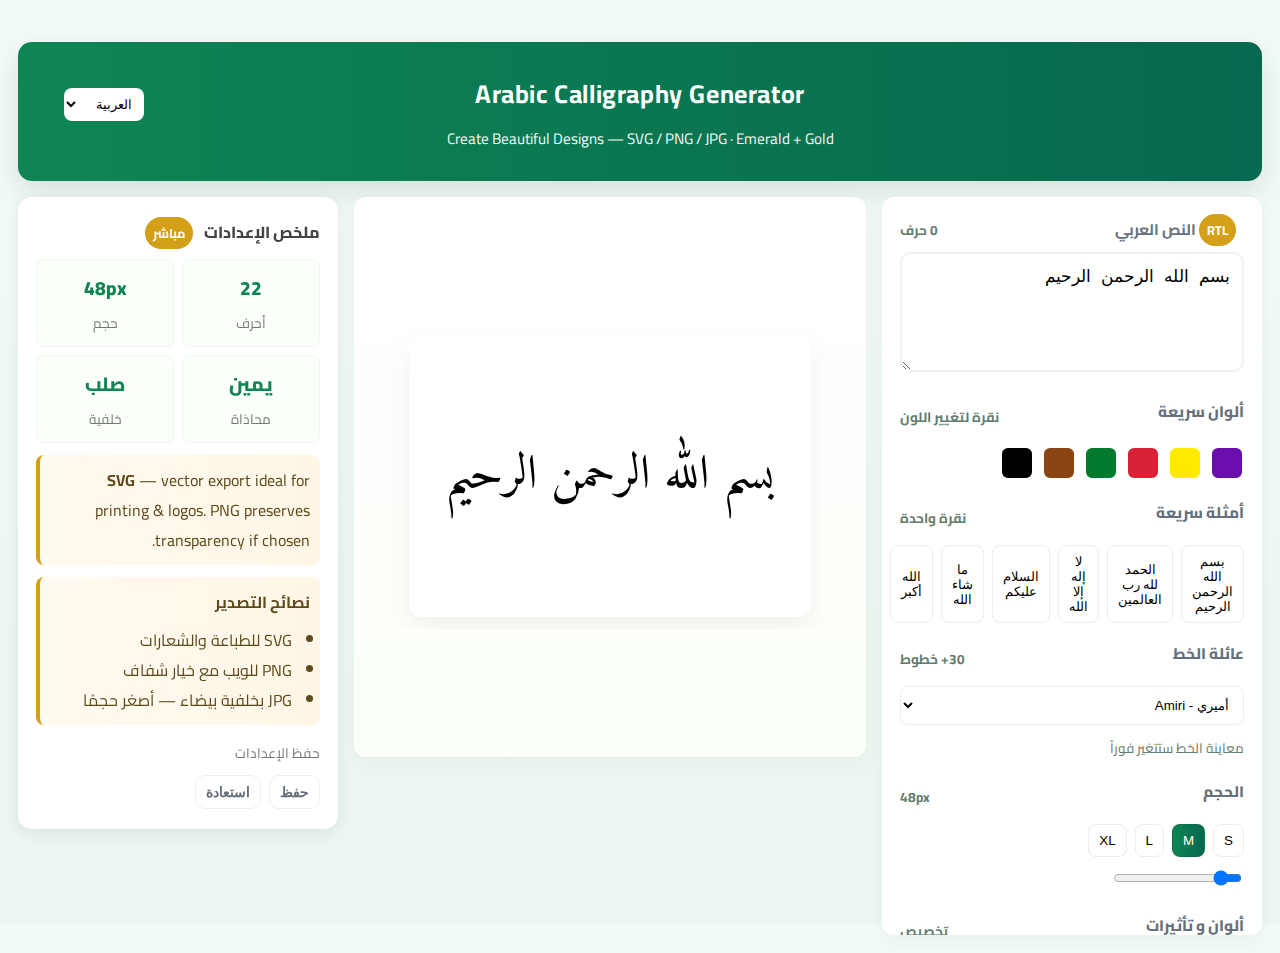
<file: test1.html>
<!doctype html>
<html lang="ar" dir="rtl">

<head>
    <meta charset="utf-8" />
    <meta name="viewport" content="width=device-width,initial-scale=1" />
    <title>Arabic Calligraphy Generator — Create Beautiful Designs</title>

    <!-- Google Fonts (lightweight selection, add more if needed) -->
    <link rel="preconnect" href="https://fonts.gstatic.com" crossorigin>
    <link
        href="https://fonts.googleapis.com/css2?family=Amiri:wght@400;700&family=Cairo:wght@300;400;700&family=Noto+Kufi+Arabic:wght@400;700&family=Scheherazade+New:wght@400;700&display=swap"
        rel="stylesheet">

    <style>
        :root {
            --bg: #eaf6ef;
            --card: #ffffff;
            --emerald: #0f8554;
            --gold: #d4a017;
            --muted: #66707a;
            --radius: 14px;
            --glass: rgba(255, 255, 255, 0.6);
        }

        * {
            box-sizing: border-box
        }

        html,
        body {
            height: 100%;
            margin: 0;
            font-family: Cairo, system-ui, -apple-system, "Segoe UI", Roboto, "Noto Kufi Arabic", sans-serif;
            background: linear-gradient(180deg, #f3fbf8 0, #eaf6ef 100%);
            color: #0b1220;
            direction: rtl
        }

        .container {
            max-width: 1400px;
            margin: 24px auto;
            padding: 18px;
            display: grid;
            grid-template-columns: 380px 1fr 320px;
            gap: 16px;
            align-items: start
        }

        .header {
            grid-column: 1/4;
            background: linear-gradient(90deg, var(--emerald), #06684e);
            color: #fff;
            padding: 28px;
            border-radius: var(--radius);
            box-shadow: 0 10px 30px rgba(8, 45, 27, 0.12);
            text-align: center
        }

        .header h1 {
            margin: 0;
            font-size: 1.6rem;
            letter-spacing: .6px
        }

        .header p {
            margin: 6px 0 0;
            font-size: 0.95rem;
            opacity: .95
        }

        .controls,
        .sidebar {
            background: var(--card);
            padding: 18px;
            border-radius: 12px;
            box-shadow: 0 8px 20px rgba(8, 20, 30, 0.04);
            max-height: 82vh;
            overflow: auto
        }



        /* ===== Enhanced Sidebar Styling (like screenshot) ===== */
        .sidebar {
            background: #ffffff;
            border-radius: 14px;
            box-shadow: 0 4px 16px rgba(0, 0, 0, 0.08);
            padding: 20px 18px;
            font-family: 'Cairo', sans-serif;
        }

        /* Section titles */
        .sidebar .section-title {
            font-weight: 800;
            font-size: 1rem;
            color: #444;
            margin-bottom: 12px;
            display: block;
        }

        /* Fast color swatches */
        .fast-colors {
            display: flex;
            gap: 8px;
            margin: 10px 0 18px;
        }

        .fast-colors .color {
            width: 34px;
            height: 34px;
            border-radius: 8px;
            cursor: pointer;
            transition: transform .2s ease, box-shadow .2s ease;
            border: 2px solid #fff;
        }

        .fast-colors .color:hover {
            transform: scale(1.1);
            box-shadow: 0 0 6px rgba(0, 0, 0, 0.25);
        }

        /* Alignment buttons */
        .align-buttons {
            display: flex;
            gap: 8px;
            margin-top: 8px;
        }

        .align-buttons button {
            flex: 1;
            padding: 10px 6px;
            border-radius: 10px;
            border: 1.5px solid #d8d8d8;
            background: #fff;
            font-weight: 700;
            cursor: pointer;
            transition: all .2s ease;
        }

        .align-buttons button:hover {
            background: #f3f3f3;
        }

        .align-buttons button.active {
            background: #7d7dfb;
            color: #fff;
            border-color: #7d7dfb;
            box-shadow: 0 3px 6px rgba(0, 0, 0, 0.1);
        }

        /* Download buttons */
        .download-btn {
            display: block;
            width: 100%;
            text-align: center;
            border: none;
            border-radius: 10px;
            padding: 12px;
            font-size: 1rem;
            font-weight: 700;
            cursor: pointer;
            color: #fff;
            margin-top: 10px;
            transition: transform .15s ease, box-shadow .15s ease;
        }

        .download-btn:hover {
            transform: translateY(-2px);
            box-shadow: 0 5px 10px rgba(0, 0, 0, 0.15);
        }

        .download-btn.blue {
            background: linear-gradient(90deg, #5555ff, #7d7dfb);
        }

        .download-btn.green {
            background: linear-gradient(90deg, #1a9c46, #2ecc71);
        }

        /* Small info text under alignment controls */
        .sidebar .small-muted {
            color: #777;
            font-size: 0.85rem;
            margin-top: 4px;
        }

        /* Divider for neat spacing */
        .sidebar hr {
            border: none;
            height: 1px;
            background: #eee;
            margin: 16px 0;
        }

        /* Optional: RTL label badges match tone */
        .label-badge {
            background: #7d7dfb;
            font-weight: 600;
        }


        .preview-area {
            background: linear-gradient(180deg, #fff 0, #fbfff9 100%);
            display: flex;
            align-items: center;
            justify-content: center;
            padding: 30px;
            border-radius: 12px;
            min-height: 560px;
            box-shadow: 0 8px 30px rgba(10, 20, 18, 0.04)
        }

        #preview-wrapper {
            width: 100%;
            max-width: 920px;
            display: flex;
            justify-content: center
        }

        #preview {
            min-height: 280px;
            padding: 36px;
            border-radius: 12px;
            max-width: 100%;
            box-shadow: 0 12px 30px rgba(6, 12, 8, 0.06);
            display: flex;
            align-items: center;
            justify-content: center;
            text-align: right;
            word-break: break-word;
            background: transparent
        }

        .control-group {
            margin-bottom: 16px
        }

        .label {
            display: flex;
            justify-content: space-between;
            align-items: center;
            margin-bottom: 8px;
            font-weight: 700;
            color: var(--muted);
            font-size: 0.95rem
        }

        textarea {
            width: 100%;
            min-height: 120px;
            padding: 12px;
            border: 2px solid #eef4ef;
            border-radius: 10px;
            font-size: 1.05rem;
            direction: rtl;
            resize: vertical
        }

        select,
        input[type=color],
        .form-input {
            width: 100%;
            padding: 10px;
            border-radius: 8px;
            border: 1px solid #e6efea;
            background: #fff
        }

        .row {
            display: flex;
            gap: 8px
        }

        .row .col {
            flex: 1
        }

        .size-btn {
            padding: 8px 10px;
            border-radius: 8px;
            background: #fff;
            border: 1px solid #e7efe9;
            cursor: pointer
        }

        .size-btn.active {
            background: linear-gradient(90deg, var(--emerald), #06684e);
            color: #fff;
            border-color: rgba(0, 0, 0, 0.06)
        }

        .btn {
            display: inline-block;
            padding: 10px 14px;
            border-radius: 10px;
            border: none;
            cursor: pointer;
            font-weight: 700
        }

        .primary {
            background: linear-gradient(90deg, var(--emerald), #06684e);
            color: #fff;
            box-shadow: 0 10px 20px rgba(6, 100, 70, 0.12)
        }

        .ghost {
            background: #fff;
            border: 1px solid #eee;
            color: var(--muted)
        }

        .small {
            font-size: 0.9rem;
            padding: 8px 10px
        }

        .label-badge {
            background: var(--gold);
            color: #fff;
            padding: 4px 8px;
            border-radius: 999px;
            font-weight: 700;
            margin-inline-start: 8px;
            font-size: 0.8rem
        }

        .preview-toolbar {
            display: flex;
            gap: 8px;
            flex-wrap: wrap;
            justify-content: center;
            margin-top: 12px
        }

        .stat-grid {
            display: grid;
            grid-template-columns: 1fr 1fr;
            gap: 8px;
            margin-bottom: 12px
        }

        .stat {
            background: #fbfff9;
            padding: 10px;
            border-radius: 8px;
            border: 1px solid #eef7ef;
            text-align: center
        }

        .stat .v {
            font-weight: 800;
            color: var(--emerald);
            font-size: 1.2rem
        }

        .info {
            background: linear-gradient(90deg, #fffaf0, #fff6e6);
            border-left: 4px solid var(--gold);
            padding: 10px;
            border-radius: 8px;
            margin-bottom: 12px;
            color: #5e4a1c
        }

        .controls .section-title {
            font-weight: 800;
            margin-bottom: 10px;
            color: var(--muted)
        }

        .quick-colors {
            display: grid;
            grid-template-columns: repeat(6, 1fr);
            gap: 8px;
            margin-top: 8px
        }

        .quick-color {
            height: 36px;
            border-radius: 8px;
            cursor: pointer;
            border: 2px solid transparent
        }

        .align-buttons {
            display: grid;
            grid-template-columns: repeat(3, 1fr);
            gap: 8px
        }

        .align-btn {
            padding: 8px;
            border-radius: 8px;
            border: 1px solid #eee;
            background: #fff;
            cursor: pointer
        }

        .align-btn.active {
            background: var(--emerald);
            color: #fff;
            border-color: rgba(0, 0, 0, 0.05)
        }

        .toggle {
            display: inline-flex;
            align-items: center;
            gap: 8px
        }

        .footer-note {
            font-size: 0.85rem;
            color: #556666;
            margin-top: 10px;
            text-align: center
        }

        .lang-switch {
            position: absolute;
            top: 18px;
            left: 18px
        }

        .file-input {
            display: flex;
            gap: 8px;
            align-items: center
        }

        .preview-frame {
            background: transparent;
            padding: 12px;
            border-radius: 12px;
            min-width: 280px;
            max-width: 960px;
            overflow: hidden
        }

        .controls::-webkit-scrollbar,
        .sidebar::-webkit-scrollbar {
            width: 10px
        }

        .controls::-webkit-scrollbar-thumb {
            background: #e6efe9;
            border-radius: 8px
        }

        @media (max-width:1100px) {
            .container {
                grid-template-columns: 1fr;
                padding: 12px
            }

            .header {
                grid-column: auto
            }

            .preview-area {
                order: 3
            }
        }

        /* Emerald + Gold decorative */
        .brand-accent {
            background: linear-gradient(90deg, var(--emerald), #06684e);
            color: #fff;
            padding: 6px 10px;
            border-radius: 8px;
            display: inline-block
        }

        kbd {
            background: #f3f6f3;
            border: 1px solid #e6efe9;
            padding: 4px 6px;
            border-radius: 6px;
            font-weight: 700
        }

        .small-muted {
            font-size: 0.85rem;
            color: #627b6b
        }
    </style>
</head>

<body>
    <div class="container" role="application">
        <div class="header">
            <div style="position:relative">
                <div class="lang-switch">
                    <select id="uiLang" aria-label="Language switch" style="padding:8px;border-radius:8px;border:none">
                        <option value="ar" selected>العربية</option>
                        <option value="en">English</option>
                    </select>
                </div>
                <h1 id="title">Arabic Calligraphy Generator</h1>
                <p id="subtitle">Create Beautiful Designs — SVG / PNG / JPG · Emerald + Gold</p>
            </div>
        </div>

        <!-- LEFT: Controls -->
        <div class="controls" aria-label="controls">
            <div class="control-group">
                <label class="label"><span><span class="label-badge">RTL</span> النص العربي</span><span
                        class="small-muted" id="charCounter">0 حرف</span></label>
                <textarea id="textInput" placeholder="اكتب النص العربي هنا...">بسم الله الرحمن الرحيم</textarea>
            </div>
            <!-- Fast Colors -->
            <div class="control-group">
                <div class="label">
                    <span class="section-title">ألوان سريعة</span>
                    <span class="small-muted">نقرة لتغيير اللون</span>
                </div>

                <div class="fast-colors">
                    <div class="color" style="background:#6a0dad" title="Purple"></div>
                    <div class="color" style="background:#ffeb00" title="Yellow"></div>
                    <div class="color" style="background:#d82134" title="Red"></div>
                    <div class="color" style="background:#047a2d" title="Green"></div>
                    <div class="color" style="background:#8b4513" title="Brown"></div>
                    <div class="color" style="background:#000000" title="Black"></div>
                </div>
            </div>

            <div class="control-group">
                <div class="label"><span class="section-title">أمثلة سريعة</span><span class="small-muted">نقرة
                        واحدة</span></div>
                <div class="row" id="examples"></div>
            </div>

            <div class="control-group">
                <div class="label"><span class="section-title">عائلة الخط</span><span class="small-muted">30+
                        خطوط</span></div>
                <select id="fontSelect" aria-label="Font family">



                    <optgroup label="خطوط تقليدية">
                        <option value="Amiri">أميري - Amiri</option>
                        <option value="Aref Ruqaa">عارف رقعة - Aref Ruqaa</option>
                        <option value="Rakkas">رقّاص - Rakkas</option>
                        <option value="Lateef">لطيف - Lateef</option>
                        <option value="Scheherazade New">شهرزاد - Scheherazade</option>
                        <option value="Katibeh">كاتبة - Katibeh</option>
                    </optgroup>
                    <optgroup label="خطوط كوفية">
                        <option value="Reem Kufi">ريم كوفي - Reem Kufi</option>
                        <option value="Noto Kufi Arabic">نوتو كوفي - Noto Kufi</option>
                        <option value="Kufam">كوفام - Kufam</option>
                    </optgroup>
                    <optgroup label="خطوط نسخ">
                        <option value="Noto Naskh Arabic">نوتو نسخ - Noto Naskh</option>
                    </optgroup>
                    <optgroup label="خطوط حديثة">
                        <option value="Cairo">القاهرة - Cairo</option>
                        <option value="Tajawal">تجوال - Tajawal</option>
                        <option value="Almarai">المرعي - Almarai</option>
                        <option value="Changa">شنقا - Changa</option>
                        <option value="Marhey">مرحي - Marhey</option>
                        <option value="Harmattan">هرمتان - Harmattan</option>
                        <option value="El Messiri">المسيري - El Messiri</option>
                        <option value="Mada">مدى - Mada</option>
                        <option value="Readex Pro">ريدكس برو - Readex Pro</option>
                        <option value="IBM Plex Sans Arabic">IBM عربي - IBM Plex</option>
                    </optgroup>
                    <optgroup label="خطوط زخرفية">
                        <option value="Lalezar">لالزار - Lalezar</option>
                        <option value="Jomhuria">جمهورية - Jomhuria</option>
                        <option value="Vibes">فايبس - Vibes</option>
                        <option value="Blaka">بلاكا - Blaka</option>
                        <option value="Baloo Bhaijaan 2">بالو بهايجان - Baloo</option>
                    </optgroup>
                    <optgroup label="مزيد من الخطوط">
                        <option value="Markazi Text">مركزي - Markazi Text</option>
                        <option value="Mirza">ميرزا - Mirza</option>
                        <option value="Reem Kufi">ريم كوفي - Reem Kufi</option>
                    </optgroup>



                </select>
                <div style="margin-top:10px" class="font-preview small-muted">معاينة الخط ستتغير فوراً</div>
            </div>

            <div class="control-group">
                <div class="label"><span class="section-title">الحجم</span><span id="fontSizeLabel"
                        class="small-muted">48px</span></div>
                <div class="row" style="margin-bottom:8px">
                    <div class="col">
                        <div class="size-btns row">
                            <button class="size-btn" data-size="28">S</button>
                            <button class="size-btn active" data-size="48">M</button>
                            <button class="size-btn" data-size="72">L</button>
                            <button class="size-btn" data-size="110">XL</button>
                        </div>
                    </div>
                </div>
                <input id="fontSize" type="range" min="20" max="260" value="48" class="slider">
            </div>

            <div class="control-group">
                <div class="label"><span class="section-title">ألوان و تأثيرات</span><span
                        class="small-muted">تخصيص</span></div>
                <div style="display:grid;gap:8px">
                    <div style="display:flex;gap:8px">
                        <div style="flex:1">
                            <label class="small-muted">لون النص</label>
                            <input id="textColor" type="color" value="#000000" class="form-input">
                        </div>
                        <div style="width:90px">
                            <label class="small-muted">خط التدرج</label>
                            <select id="fillMode" class="form-input">
                                <option value="solid">صلب</option>
                                <option value="linear">تدرج خطي</option>
                                <option value="radial">تدرج دائري</option>
                            </select>
                        </div>
                    </div>

                    <div style="display:flex;gap:8px">
                        <div style="flex:1">
                            <label class="small-muted">لون الحد (Stroke)</label>
                            <input id="strokeColor" type="color" value="#000000" class="form-input">
                        </div>
                        <div style="width:120px">
                            <label class="small-muted">عرض الحد</label>
                            <input id="strokeWidth" type="range" min="0" max="30" value="0" class="slider">
                        </div>
                    </div>

                    <div style="display:flex;gap:8px">
                        <div style="flex:1">
                            <label class="small-muted">ظل النص (Shadow)</label>
                            <input id="shadowColor" type="color" value="#000000" class="form-input">
                        </div>
                        <div style="width:70px">
                            <label class="small-muted">Blur</label>
                            <input id="shadowBlur" type="range" min="0" max="60" value="0" class="slider">
                        </div>
                    </div>

                    <div style="display:flex;gap:8px;align-items:center">
                        <div style="flex:1">
                            <label class="small-muted">تباعد الأحرف</label>
                            <input id="letterSpacing" type="range" min="-5" max="30" value="0" class="slider">
                        </div>
                        <div style="width:120px">
                            <label class="small-muted">Line-height</label>
                            <input id="lineHeight" type="range" min="0.8" max="3" step="0.1" value="1.2" class="slider">
                        </div>
                    </div>

                    <div style="display:flex;gap:8px">
                        <div style="flex:1">
                            <label class="small-muted">خلفية</label>
                            <input id="bgColor" type="color" value="#ffffff" class="form-input">
                        </div>
                        <div style="width:120px">
                            <label class="small-muted">شفافة</label>
                            <input id="bgTransparent" type="checkbox">
                        </div>
                    </div>

                    <div style="display:flex;gap:8px;align-items:center">
                        <div style="flex:1">
                            <label class="small-muted">خلفية: تدرج</label>
                            <select id="bgGradient" class="form-input">
                                <option value="none">بدون</option>
                                <option value="emerald-gold">Emerald → Gold</option>
                                <option value="black-gold">Black → Gold</option>
                                <option value="teal-coral">Teal → Coral</option>
                            </select>
                        </div>
                        <div style="width:120px">
                            <label class="small-muted">رفع صورة</label>
                            <input id="bgImage" type="file" accept="image/*" class="form-input">
                        </div>
                    </div>
                </div>
            </div>

            <div class="control-group">
                <div class="label"><span class="section-title">نمط النص</span></div>
                <div style="display:flex;gap:8px">
                    <button id="boldBtn" class="btn ghost small">B</button>
                    <button id="italicBtn" class="btn ghost small">I</button>
                    <button id="underlineBtn" class="btn ghost small">U</button>
                </div>
            </div>

            <div class="control-group">
                <div class="label"><span class="section-title">محاذاة</span></div>
                <div class="align-buttons">
                    <button class="align-btn active" data-align="right">يمين</button>
                    <button class="align-btn" data-align="center">وسط</button>
                    <button class="align-btn" data-align="left">يسار</button>
                </div>
            </div>

            <div class="control-group">
                <div class="label"><span class="section-title">تصدير</span><span class="small-muted">SVG · PNG ·
                        JPG</span></div>
                <div style="display:flex;gap:8px;flex-wrap:wrap">
                    <button id="exportSvg" class="btn primary small">تنزيل SVG</button>
                    <button id="exportPng" class="btn primary small">تنزيل PNG</button>
                    <button id="exportJpg" class="btn ghost small">تنزيل JPG</button>
                    <button id="copySvg" class="btn ghost small">نسخ SVG</button>
                </div>
                <div class="preview-toolbar" style="margin-top:10px">
                    <div class="small-muted">Theme</div>
                    <button data-theme="emerald" class="btn ghost small">Emerald+Gold</button>
                    <button data-theme="blackgold" class="btn ghost small">Black+Gold</button>
                    <button data-theme="tealcoral" class="btn ghost small">Teal+Coral</button>
                </div>
            </div>
            

            <div class="footer-note">Tip: اضغط <kbd>Ctrl</kbd> + <kbd>Enter</kbd> لتنزيل PNG سريعًا</div>
        </div>

        <!-- CENTER: Preview -->
        <div class="preview-area" aria-live="polite">
            <div id="preview-wrapper" class="preview-frame">
                <div id="preview" role="img" aria-label="معاينة الخط">بسم الله الرحمن الرحيم</div>
            </div>
        </div>

        <!-- RIGHT: Sidebar -->
        <div class="sidebar">
            <div class="section-title">ملخص الإعدادات <span class="label-badge">مباشر</span></div>
            <div class="stat-grid">
                <div class="stat">
                    <div class="v" id="statChars">0</div>
                    <div class="small-muted">أحرف</div>
                </div>
                <div class="stat">
                    <div class="v" id="statSize">48px</div>
                    <div class="small-muted">حجم</div>
                </div>
                <div class="stat">
                    <div class="v" id="statAlign">يمين</div>
                    <div class="small-muted">محاذاة</div>
                </div>
                <div class="stat">
                    <div class="v" id="statBg">صلب</div>
                    <div class="small-muted">خلفية</div>
                </div>
            </div>

            <div class="info"><strong>SVG</strong> — vector export ideal for printing & logos. PNG preserves
                transparency if chosen.</div>

            <div class="info"
                style="background:linear-gradient(90deg,#fffaf0,#fff6e6);border-left:4px solid var(--gold)">
                <strong>نصائح التصدير</strong>
                <ul style="margin:8px 0 0 0;padding-inline-start:18px;color:#5e4a1c">
                    <li>SVG للطباعة والشعارات</li>
                    <li>PNG للويب مع خيار شفاف</li>
                    <li>JPG بخلفية بيضاء — أصغر حجمًا</li>
                </ul>
            </div>

            <div style="margin-top:12px">
                <label class="small-muted">حفظ الإعدادات</label>
                <div style="display:flex;gap:8px;margin-top:8px">
                    <button id="savePreset" class="btn ghost small">حفظ</button>
                    <button id="loadPreset" class="btn ghost small">استعادة</button>
                </div>
            </div>
        </div>
    </div>

    <script>
        /* ---------- minimal DOM helpers ---------- */
        const $ = sel => document.querySelector(sel), $$ = sel => Array.from(document.querySelectorAll(sel));
        /* ---------- elements ---------- */
        const textInput = $('#textInput'), preview = $('#preview'), fontSelect = $('#fontSelect'),
            fontSize = $('#fontSize'), fontSizeLabel = $('#fontSizeLabel'),
            textColor = $('#textColor'), fillMode = $('#fillMode'), strokeColor = $('#strokeColor'), strokeWidth = $('#strokeWidth'),
            shadowColor = $('#shadowColor'), shadowBlur = $('#shadowBlur'), letterSpacing = $('#letterSpacing'), lineHeight = $('#lineHeight'),
            bgColor = $('#bgColor'), bgTransparent = $('#bgTransparent'), bgGradient = $('#bgGradient'), bgImage = $('#bgImage'),
            boldBtn = $('#boldBtn'), italicBtn = $('#italicBtn'), underlineBtn = $('#underlineBtn'),
            alignBtns = $$('.align-btn'), sizeBtns = $$('.size-btn'), examplesWrap = $('#examples'),
            exportSvg = $('#exportSvg'), exportPng = $('#exportPng'), exportJpg = $('#exportJpg'), copySvg = $('#copySvg'),
            statChars = $('#statChars'), statSize = $('#statSize'), statAlign = $('#statAlign'), statBg = $('#statBg'),
            uiLang = $('#uiLang'), themeBtns = $$('[data-theme]'), savePreset = $('#savePreset'), loadPreset = $('#loadPreset');

        /* ---------- initial data & samples ---------- */
        const samples = ['بسم الله الرحمن الرحيم', 'الحمد لله رب العالمين', 'لا إله إلا الله', 'السلام عليكم', 'ما شاء الله', 'الله أكبر'];
        samples.forEach(s => { const b = document.createElement('button'); b.className = 'size-btn'; b.textContent = s; b.onclick = () => { textInput.value = s; update(); }; examplesWrap.appendChild(b); });

        /* ---------- update preview ---------- */
        function formatNumber(n) { return n }
        function update() {
            const txt = textInput.value || '';
            const fs = parseInt(fontSize.value, 10) || 48;
            const f = fontSelect.value || 'Amiri';
            const fill = textColor.value;
            const mode = fillMode.value;
            const stW = parseFloat(strokeWidth.value) || 0;
            const stC = strokeColor.value;
            const sC = shadowColor.value, sB = +shadowBlur.value;
            const lsp = +letterSpacing.value, lh = +lineHeight.value;
            const bg = bgTransparent.checked ? 'transparent' : bgColor.value;
            // build inline style for preview — use CSS variables & SVG-like styles
            preview.style.fontFamily = `"${f}", "Noto Kufi Arabic", "Amiri", sans-serif`;
            preview.style.fontSize = fs + 'px';
            preview.style.color = fill;
            preview.style.letterSpacing = lsp + 'px';
            preview.style.lineHeight = lh;
            preview.style.fontWeight = boldBtn.classList.contains('active') ? 700 : 400;
            preview.style.fontStyle = italicBtn.classList.contains('active') ? 'italic' : 'normal';
            preview.style.textDecoration = underlineBtn.classList.contains('active') ? 'underline' : 'none';
            // shadow (applied as text-shadow)
            preview.style.textShadow = sB > 0 ? `0 0 ${sB}px ${sC}` : 'none';
            // stroke — emulate via SVG later; in preview use text-stroke for modern browsers
            if (stW > 0 && CSS.supports('-webkit-text-stroke', '1px black')) {
                preview.style.webkitTextStroke = stW + 'px ' + stC;
            } else {
                preview.style.webkitTextStroke = '';
            }
            // background
            if (bgTransparent.checked) {
                preview.style.background = 'repeating-linear-gradient(45deg,#f6fbf6 0,#f6fbf6 10px,#fff 10px,#fff 20px)';
                statBg.textContent = 'شفاف';
            } else {
                statBg.textContent = 'صلب';
                if (bgGradient.value === 'emerald-gold') {
                    preview.style.background = 'linear-gradient(180deg, rgba(15,133,84,0.05), rgba(212,160,23,0.02))';
                } else if (bgGradient.value === 'black-gold') {
                    preview.style.background = 'linear-gradient(180deg, rgba(10,10,10,0.03), rgba(212,160,23,0.02))';
                } else if (bgGradient.value === 'teal-coral') {
                    preview.style.background = 'linear-gradient(180deg, rgba(3,169,170,0.03), rgba(255,127,80,0.02))';
                } else {
                    preview.style.background = bg;
                }
            }
            // alignment
            const align = alignBtns.find(b => b.classList.contains('active'))?.dataset?.align || 'right';
            preview.style.textAlign = align;
            statAlign.textContent = align === 'right' ? 'يمين' : (align === 'center' ? 'وسط' : 'يسار');
            statChars.textContent = String([...txt].length || 0);
            statSize.textContent = fs + 'px';
            preview.textContent = txt || 'اكتب النص هنا';
        }

        /* ---------- small helpers ---------- */
        function setActiveGroup(btns, sel) { btns.forEach(b => b.classList.toggle('active', b === sel)); }
        alignBtns.forEach(b => b.addEventListener('click', e => { setActiveGroup(alignBtns, b); update(); }));
        sizeBtns.forEach(b => b.addEventListener('click', e => { sizeBtns.forEach(x => x.classList.remove('active')); b.classList.add('active'); fontSize.value = b.dataset.size; update(); }));

        /* ---------- events ---------- */
        textInput.addEventListener('input', update);
        fontSelect.addEventListener('change', update);
        fontSize.addEventListener('input', () => { fontSizeLabel.textContent = fontSize.value + 'px'; update(); });
        textColor.addEventListener('input', update);
        fillMode.addEventListener('change', update);
        strokeColor.addEventListener('input', update);
        strokeWidth.addEventListener('input', update);
        shadowColor.addEventListener('input', update);
        shadowBlur.addEventListener('input', update);
        letterSpacing.addEventListener('input', update);
        lineHeight.addEventListener('input', update);
        bgColor.addEventListener('input', update);
        bgTransparent.addEventListener('change', update);
        bgGradient.addEventListener('change', update);
        bgImage.addEventListener('change', e => {
            const f = e.target.files && e.target.files[0];
            if (!f) return;
            const url = URL.createObjectURL(f);
            preview.style.backgroundImage = `url(${url})`;
            preview.style.backgroundSize = 'cover';
            preview.style.backgroundRepeat = 'no-repeat';
        });

        /* style toggles */
        boldBtn.onclick = () => { boldBtn.classList.toggle('active'); update(); }
        italicBtn.onclick = () => { italicBtn.classList.toggle('active'); update(); }
        underlineBtn.onclick = () => { underlineBtn.classList.toggle('active'); update(); }

        /* keyboard shortcut */
        document.addEventListener('keydown', (e) => {
            if (e.ctrlKey && e.key === 'Enter') { exportAs('png'); }
        });

        /* language UI — simple text swap */
        uiLang.addEventListener('change', () => {
            if (uiLang.value === 'en') {
                $('#title').textContent = 'Arabic Calligraphy Generator';
                $('#subtitle').textContent = 'Create Beautiful Designs — SVG / PNG / JPG · Emerald + Gold';
                $('.label-badge')?.setAttribute('aria-hidden', 'true');
            } else {
                $('#title').textContent = 'Arabic Calligraphy Generator';
                $('#subtitle').textContent = 'Create Beautiful Designs — SVG / PNG / JPG · Emerald + Gold';
            }
        });

        /* theme buttons */
        themeBtns.forEach(b => b.addEventListener('click', () => {
            const t = b.dataset.theme;
            if (t === 'emerald') { document.documentElement.style.setProperty('--emerald', '#0f8554'); document.documentElement.style.setProperty('--gold', '#d4a017') }
            if (t === 'blackgold') { document.documentElement.style.setProperty('--emerald', '#111'); document.documentElement.style.setProperty('--gold', '#d4a017') }
            if (t === 'tealcoral') { document.documentElement.style.setProperty('--emerald', '#0d9488'); document.documentElement.style.setProperty('--gold', '#ff7f50') }
        }));

        /* quick update tick */
        update();

        /* ---------- EXPORT: build SVG string from settings ---------- */
        function escapeXml(s) { return (s + '').replace(/[&<>\"']/g, c => ({ '&': '&amp;', '<': '&lt;', '>': '&gt;', '"': '&quot;', "'": '&#39;' })[c]); }

        function buildSVG() {
            const txt = escapeXml(textInput.value || ' ');
            const fs = parseInt(fontSize.value, 10) || 48;
            const family = fontSelect.value || 'Amiri';
            const fill = textColor.value;
            const mode = fillMode.value;
            const stW = +strokeWidth.value;
            const stC = strokeColor.value;
            const sC = shadowColor.value;
            const sB = +shadowBlur.value;
            const lh = +lineHeight.value;
            const lsp = +letterSpacing.value;
            const align = alignBtns.find(b => b.classList.contains('active'))?.dataset?.align || 'right';
            const bg = bgTransparent.checked ? 'transparent' : bgColor.value;
            // width/height estimation
            const padding = 60;
            const lines = txt.split(/\n/);
            const width = Math.max(400, Math.min(3000, Math.max(...lines.map(l => Math.max(200, l.length * fs * 0.6))) + padding * 2));
            const height = Math.max(200, Math.min(3500, lines.length * fs * lh + padding * 2));
            // defs: gradient & shadow filter
            const gradId = 'g1';
            let gradDef = '';
            if (mode === 'linear') {
                gradDef = `<linearGradient id="${gradId}" x1="0" y1="0" x2="1" y2="1"><stop offset="0" stop-color="${fill}" stop-opacity="1"/><stop offset="1" stop-color="${document.documentElement.style.getPropertyValue('--gold') || '#d4a017'}" stop-opacity="1"/></linearGradient>`;
            } else if (mode === 'radial') {
                gradDef = `<radialGradient id="${gradId}"><stop offset="0" stop-color="${fill}"/><stop offset="1" stop-color="${document.documentElement.style.getPropertyValue('--gold') || '#d4a017'}"/></radialGradient>`;
            }
            const fillAttr = mode === 'solid' ? fill : `url(#${gradId})`;
            // filter for shadow
            const filterId = 'f1';
            const filterDef = sB > 0 ? `<filter id="${filterId}" x="-50%" y="-50%" width="200%" height="200%"><feDropShadow dx="0" dy="${Math.max(1, Math.round(fs * 0.06))}" stdDeviation="${sB / 6}" flood-color="${sC}" flood-opacity="0.8"/></filter>` : '';
            // text anchor
            let anchor = 'end', xPos = width - 60;
            if (align === 'center') { anchor = 'middle'; xPos = width / 2 }
            if (align === 'left') { anchor = 'start'; xPos = 60 }
            // text styles (letter-spacing in SVG is 'letter-spacing')
            const style = `font-family:"${family}", "Noto Kufi Arabic", "Amiri", sans-serif; font-size:${fs}px; fill:${fillAttr}; stroke:${stW > 0 ? stC : 'none'}; stroke-width:${stW}; letter-spacing:${lsp}px; line-height:${lh};`;
            // build tspan lines
            const lineHeightPx = fs * lh;
            const tSpans = lines.map((ln, i) => `<tspan x="${xPos}" dy="${i === 0 ? 0 : lineHeightPx}" text-anchor="${anchor}">${ln || ' '}</tspan>`).join('');
            // background handling
            let bgSvg = '';
            if (bgTransparent.checked) {
                bgSvg = `<rect width="${width}" height="${height}" fill="none"/>`;
            } else if (bgGradient.value === 'emerald-gold') {
                bgSvg = `<defs><linearGradient id="bgG" x1="0" y1="0" x2="1" y2="1"><stop offset="0" stop-color="#e9fbf0"/><stop offset="1" stop-color="#fff9ef"/></linearGradient></defs><rect width="${width}" height="${height}" fill="url(#bgG)"/>`;
            } else {
                bgSvg = `<rect width="${width}" height="${height}" fill="${bg}"/>`;
            }
            const svg = `<?xml version="1.0" encoding="utf-8"?>
<svg xmlns="http://www.w3.org/2000/svg" width="${width}" height="${height}" viewBox="0 0 ${width} ${height}">
  <defs>${gradDef}${filterDef}</defs>
  ${bgSvg}
  <g transform="translate(0,${padding / 2})" ${sB > 0 ? `filter="url(#${filterId})"` : ''}>
    <text x="${xPos}" y="${padding}" style="${style}" text-anchor="${anchor}" direction="rtl" xml:space="preserve">${tSpans}</text>
  </g>
</svg>`;
            return { svg, width, height };
        }

        /* ---------- export helpers ---------- */
        function downloadURI(uri, name) {
            const a = document.createElement('a'); a.href = uri; a.download = name; document.body.appendChild(a); a.click(); a.remove();
        }
        async function exportAs(format) {
            try {
                const { svg, width, height } = buildSVG();
                if (format === 'svg') {
                    const blob = new Blob([svg], { type: 'image/svg+xml;charset=utf-8' });
                    const url = URL.createObjectURL(blob);
                    downloadURI(url, 'arabic-calligraphy.svg');
                    URL.revokeObjectURL(url);
                    return;
                }
                // render SVG to canvas
                const svgBlob = new Blob([svg], { type: 'image/svg+xml;charset=utf-8' });
                const url = URL.createObjectURL(svgBlob);
                const img = new Image();
                img.onload = () => {
                    const canvas = document.createElement('canvas'); canvas.width = width; canvas.height = height;
                    const ctx = canvas.getContext('2d');
                    // background for JPG if needed
                    if (format === 'jpg') { ctx.fillStyle = '#ffffff'; ctx.fillRect(0, 0, canvas.width, canvas.height); }
                    ctx.drawImage(img, 0, 0);
                    if (format === 'png') {
                        canvas.toBlob(b => { const u = URL.createObjectURL(b); downloadURI(u, 'arabic-calligraphy.png'); URL.revokeObjectURL(u); URL.revokeObjectURL(url); }, 'image/png');
                    } else {
                        canvas.toBlob(b => { const u = URL.createObjectURL(b); downloadURI(u, 'arabic-calligraphy.jpg'); URL.revokeObjectURL(u); URL.revokeObjectURL(url); }, 'image/jpeg', 0.95);
                    }
                };
                img.onerror = (e) => { alert('فشل تحميل SVG للرسم. حاول في متصفح أحدث.'); URL.revokeObjectURL(url); };
                img.src = url;
            } catch (err) {
                console.error(err); alert('Export failed: ' + err.message);
            }
        }

        /* ---------- button hooks ---------- */
        exportSvg.addEventListener('click', () => { const s = buildSVG(); const blob = new Blob([s.svg], { type: 'image/svg+xml' }); const url = URL.createObjectURL(blob); downloadURI(url, 'arabic-calligraphy.svg'); setTimeout(() => URL.revokeObjectURL(url), 5000); });
        exportPng.addEventListener('click', () => exportAs('png'));
        exportJpg.addEventListener('click', () => exportAs('jpg'));
        copySvg.addEventListener('click', () => {
            const s = buildSVG().svg;
            if (navigator.clipboard && navigator.clipboard.writeText) {
                navigator.clipboard.writeText(s).then(() => alert('SVG copied to clipboard'));
            } else {
                const t = document.createElement('textarea'); t.value = s; document.body.appendChild(t); t.select(); document.execCommand('copy'); t.remove(); alert('SVG copied to clipboard');
            }
        });

        /* ---------- presets (simple localStorage) ---------- */
        savePreset.addEventListener('click', () => {
            const p = {
                text: textInput.value, font: fontSelect.value, fontSize: fontSize.value, fill: textColor.value,
                strokeColor: strokeColor.value, strokeWidth: strokeWidth.value, shadowColor: shadowColor.value,
                shadowBlur: shadowBlur.value, letterSpacing: letterSpacing.value, lineHeight: lineHeight.value,
                bg: bgColor.value, bgTransparent: bgTransparent.checked, bgGradient: bgGradient.value
            };
            localStorage.setItem('ali12550_preset', JSON.stringify(p)); alert('Preset saved locally');
        });
        loadPreset.addEventListener('click', () => {
            const p = JSON.parse(localStorage.getItem('ali12550_preset') || 'null'); if (!p) { alert('No preset found'); return; }
            textInput.value = p.text; fontSelect.value = p.font; fontSize.value = p.fontSize; textColor.value = p.fill;
            strokeColor.value = p.strokeColor; strokeWidth.value = p.strokeWidth; shadowColor.value = p.shadowColor;
            shadowBlur.value = p.shadowBlur; letterSpacing.value = p.letterSpacing; lineHeight.value = p.lineHeight;
            bgColor.value = p.bg; bgTransparent.checked = p.bgTransparent; bgGradient.value = p.bgGradient;
            update(); alert('Preset loaded');
        });

        /* ---------- X small UX: keep preview responsive ---------- */
        let resizeTimer = null;
        window.addEventListener('resize', () => { clearTimeout(resizeTimer); resizeTimer = setTimeout(() => update(), 120); });

        /* ---------- initial small polish ---------- */
        update();
    </script>
</body>

</html>
</file>
